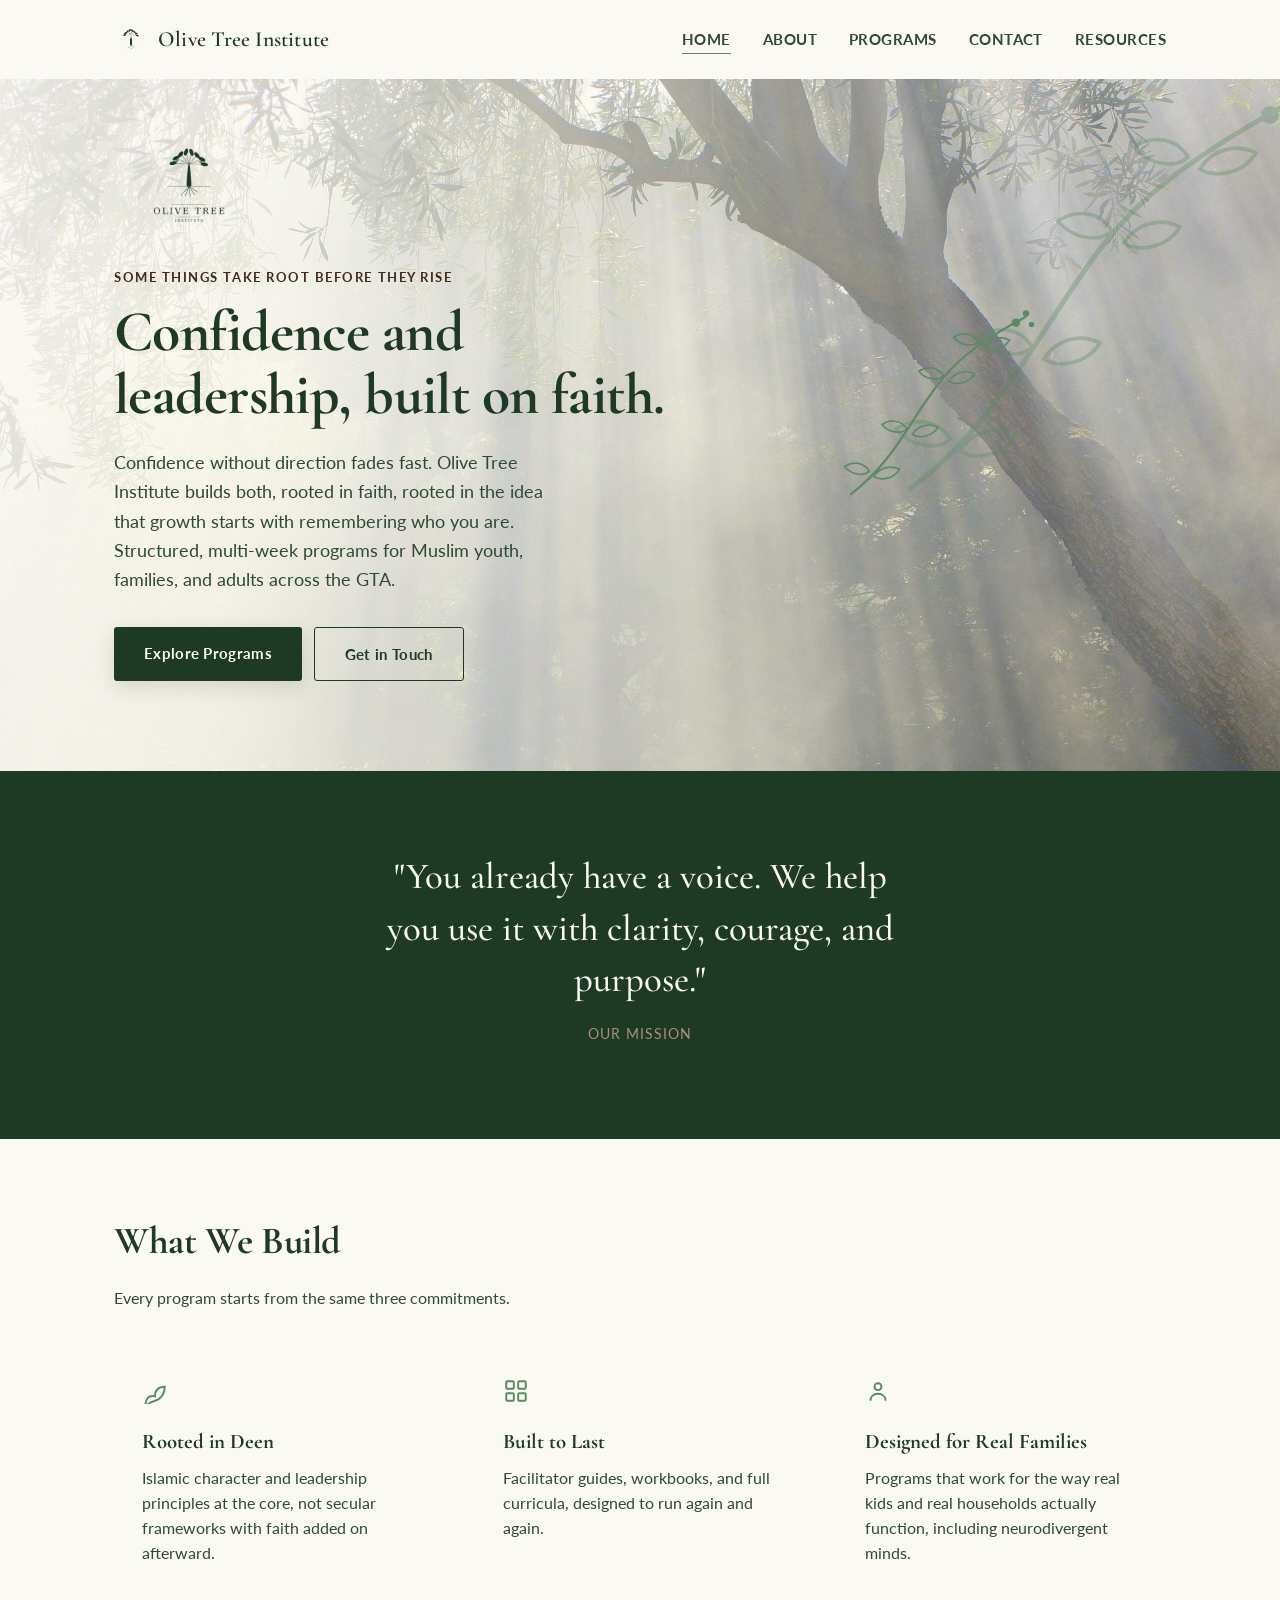
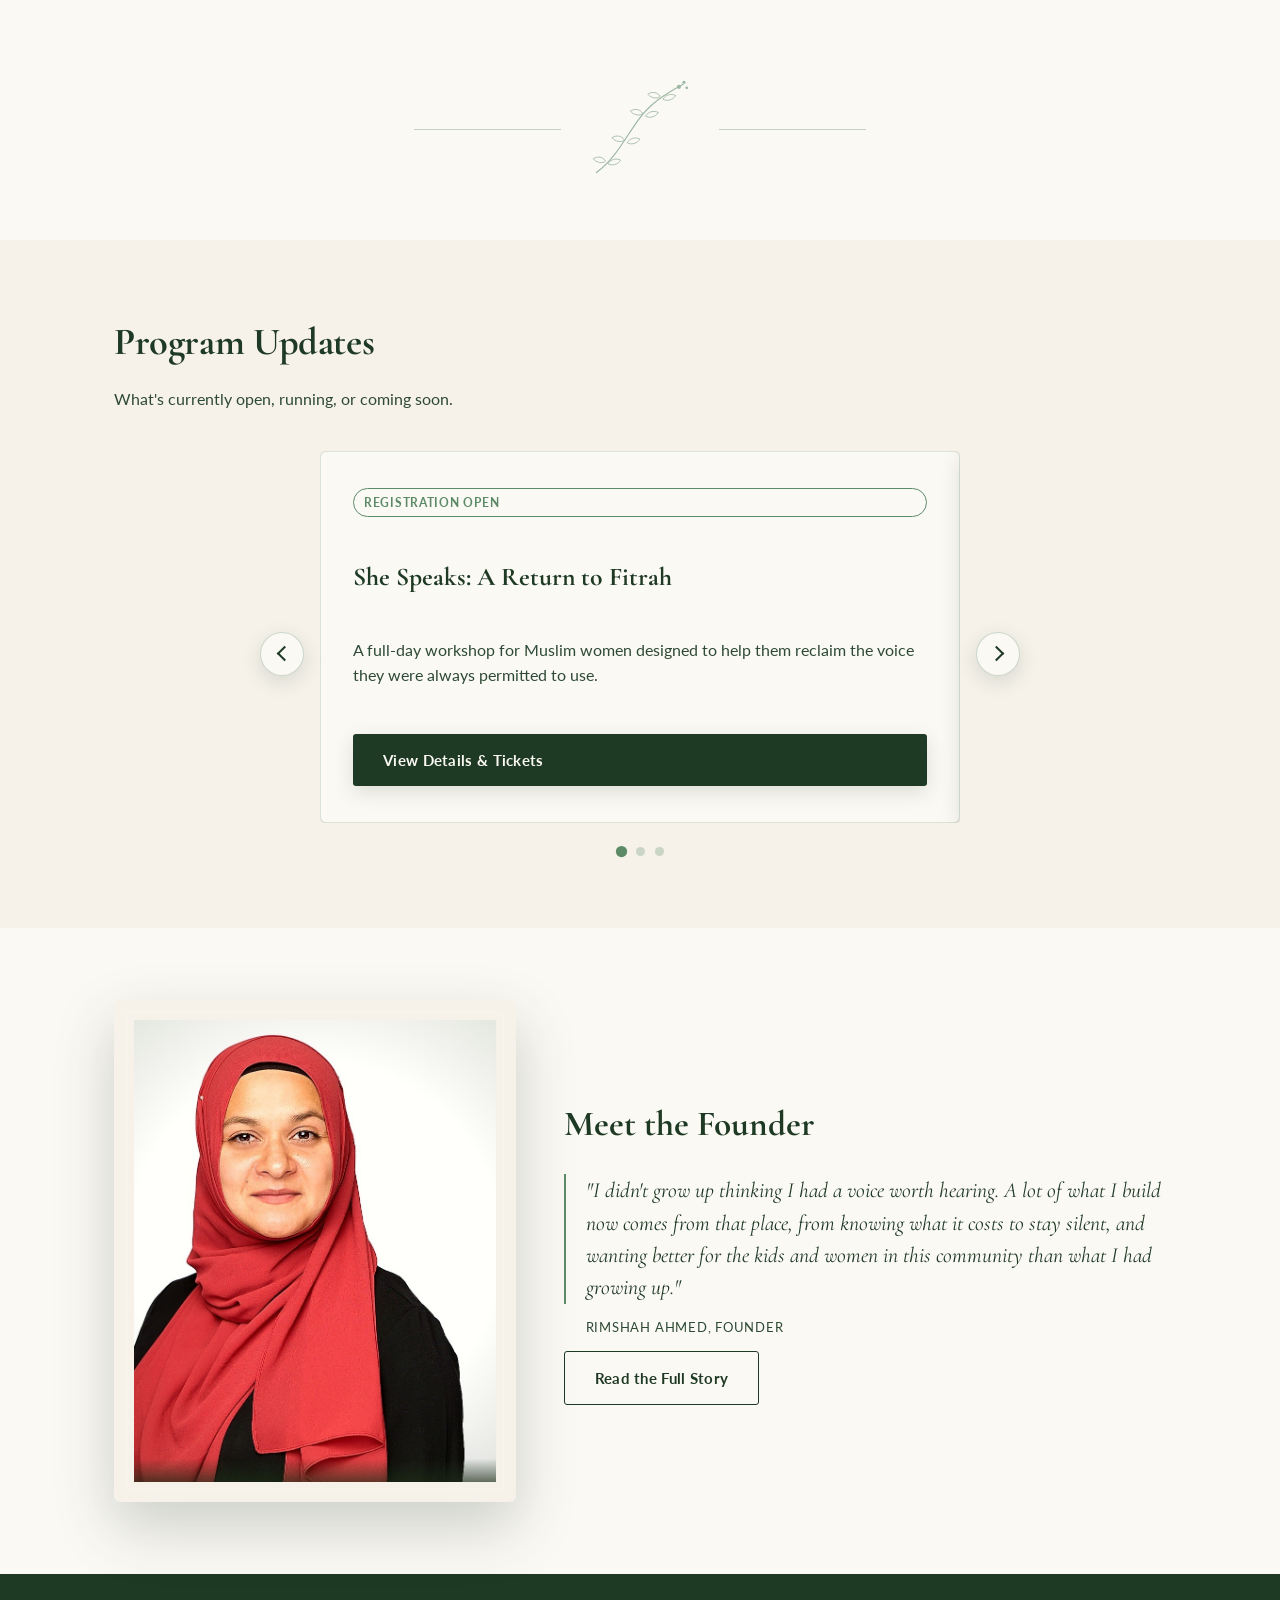
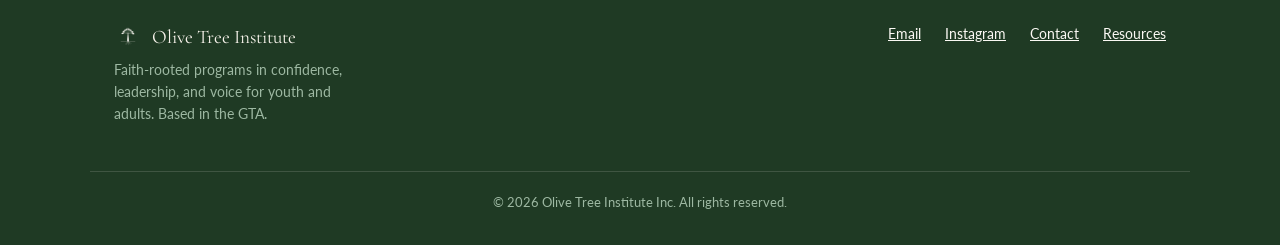
<file: index.html>
<!DOCTYPE html>
<html lang="en">
<head>
<meta charset="UTF-8">
<meta name="viewport" content="width=device-width, initial-scale=1.0">
<title>Olive Tree Institute</title>
<meta name="description" content="Faith-rooted programs in public speaking, leadership, and character for Muslim youth and adults across the GTA.">
<link rel="preconnect" href="https://fonts.googleapis.com">
<link rel="preconnect" href="https://fonts.gstatic.com" crossorigin>
<link href="https://fonts.googleapis.com/css2?family=Cormorant+Garamond:wght@500;600;700&family=Lato:wght@400;700;900&display=swap" rel="stylesheet">
<link rel="icon" type="image/png" sizes="32x32" href="favicon-32.png">
<link rel="icon" type="image/png" sizes="16x16" href="favicon-16.png">
<link rel="apple-touch-icon" href="apple-touch-icon.png">
<meta property="og:type" content="website">
<meta property="og:title" content="Olive Tree Institute">
<meta property="og:description" content="Faith-rooted programs in public speaking, leadership, and character for Muslim youth and adults across the GTA.">
<meta property="og:image" content="https://olivetreeinstitute.ca/social-share.jpg">
<meta property="og:url" content="https://olivetreeinstitute.ca/">
<meta name="twitter:card" content="summary_large_image">
<meta name="twitter:title" content="Olive Tree Institute">
<meta name="twitter:description" content="Faith-rooted programs in public speaking, leadership, and character for Muslim youth and adults across the GTA.">
<meta name="twitter:image" content="https://olivetreeinstitute.ca/social-share.jpg">
<link rel="stylesheet" href="style.css?v=7">
</head>
<body>
  <nav class="site-nav">
    <a href="index.html" class="brand">
      <img src="icon-green.png" alt="Olive Tree Institute">
      <span class="brand-name">Olive Tree Institute</span>
    </a>
    <button class="nav-toggle" aria-label="Toggle menu" aria-expanded="false"><svg viewBox="0 0 24 24" fill="none" stroke="currentColor" stroke-width="2" stroke-linecap="round" xmlns="http://www.w3.org/2000/svg"><line x1="3" y1="6" x2="21" y2="6"/><line x1="3" y1="12" x2="21" y2="12"/><line x1="3" y1="18" x2="21" y2="18"/></svg></button>
    <ul class="nav-links">
      <li><a href="index.html" aria-current="page">Home</a></li>
      <li><a href="about.html">About</a></li>
      <li><a href="programs.html">Programs</a></li>
      <li><a href="contact.html">Contact</a></li>
      <li><a href="resources.html">Resources</a></li>
      
    </ul>
  </nav>
  <script>
    document.querySelectorAll('.nav-toggle').forEach(function(btn){
      btn.addEventListener('click', function(){
        var links = btn.nextElementSibling;
        var open = links.classList.toggle('open');
        btn.setAttribute('aria-expanded', open);
      });
    });
  </script>
  <section class="hero">
    <div class="wrap">
      <div>
        <img src="logo-green.png" alt="Olive Tree Institute" class="hero-logo">
        <p class="eyebrow">Some Things Take Root Before They Rise</p>
        <h1>Confidence and leadership, built on faith.</h1>
        <p class="lead">Confidence without direction fades fast. Olive Tree Institute builds both, rooted in faith, rooted in the idea that growth starts with remembering who you are. Structured, multi-week programs for Muslim youth, families, and adults across the GTA.</p>
        <div class="btn-row">
          <a href="programs.html" class="btn btn-primary">Explore Programs</a>
          <a href="contact.html" class="btn btn-outline">Get in Touch</a>
        </div>
      </div>
      <div class="hero-branch-inline"><svg viewBox="0 0 240 240" xmlns="http://www.w3.org/2000/svg" aria-hidden="true">
  <path d="M25,215 C65,185 85,145 108,112 C128,82 148,58 215,22" fill="none" stroke="currentColor" stroke-width="2.5" stroke-linecap="round"/>
  <g fill="none" stroke="currentColor" stroke-width="1.8">
    <path d="M50,196 C56,186 68,183 78,188 C72,198 58,201 50,196 Z"/>
    <path d="M45,190 C39,180 27,179 18,185 C25,194 39,196 45,190 Z"/>
    <path d="M92,150 C98,140 110,137 120,142 C114,152 100,155 92,150 Z"/>
    <path d="M86,144 C80,134 68,133 59,139 C66,148 80,150 86,144 Z"/>
    <path d="M132,92 C138,82 150,79 160,84 C154,94 140,97 132,92 Z"/>
    <path d="M126,86 C120,76 108,75 99,81 C106,90 120,92 126,86 Z"/>
    <path d="M170,55 C176,45 188,42 198,47 C192,57 178,60 170,55 Z"/>
    <path d="M164,49 C158,39 146,38 137,44 C144,53 158,55 164,49 Z"/>
  </g>
  <g fill="currentColor">
    <circle cx="205" cy="28" r="4.5"/>
    <circle cx="216" cy="18" r="3.5"/>
    <circle cx="222" cy="30" r="3"/>
  </g>
</svg></div>
    </div>
    <div class="hero-branch"><svg viewBox="0 0 240 240" xmlns="http://www.w3.org/2000/svg" aria-hidden="true">
  <path d="M25,215 C65,185 85,145 108,112 C128,82 148,58 215,22" fill="none" stroke="currentColor" stroke-width="2.5" stroke-linecap="round"/>
  <g fill="none" stroke="currentColor" stroke-width="1.8">
    <path d="M50,196 C56,186 68,183 78,188 C72,198 58,201 50,196 Z"/>
    <path d="M45,190 C39,180 27,179 18,185 C25,194 39,196 45,190 Z"/>
    <path d="M92,150 C98,140 110,137 120,142 C114,152 100,155 92,150 Z"/>
    <path d="M86,144 C80,134 68,133 59,139 C66,148 80,150 86,144 Z"/>
    <path d="M132,92 C138,82 150,79 160,84 C154,94 140,97 132,92 Z"/>
    <path d="M126,86 C120,76 108,75 99,81 C106,90 120,92 126,86 Z"/>
    <path d="M170,55 C176,45 188,42 198,47 C192,57 178,60 170,55 Z"/>
    <path d="M164,49 C158,39 146,38 137,44 C144,53 158,55 164,49 Z"/>
  </g>
  <g fill="currentColor">
    <circle cx="205" cy="28" r="4.5"/>
    <circle cx="216" cy="18" r="3.5"/>
    <circle cx="222" cy="30" r="3"/>
  </g>
</svg></div>
  </section>

  <div class="band reveal">
    <h2>"You already have a voice. We help you use it with clarity, courage, and purpose."</h2>
    <p class="attribution">Our Mission</p>
  </div>

  <section class="section reveal">
    <div class="wrap">
      <h2 class="section-title">What We Build</h2>
      <p class="section-sub">Every program starts from the same three commitments.</p>
      <div class="value-grid">
        <div class="value-card">
          <svg viewBox="0 0 24 24" fill="none" stroke="currentColor" stroke-width="1.8" xmlns="http://www.w3.org/2000/svg"><path d="M12 21c6-2 9-7 9-13-6 0-9 3-9 9-6-2-9 3-9 9 3-3 6-4 9-5z"/></svg>
          <h3>Rooted in Deen</h3>
          <p>Islamic character and leadership principles at the core, not secular frameworks with faith added on afterward.</p>
        </div>
        <div class="value-card">
          <svg viewBox="0 0 24 24" fill="none" stroke="currentColor" stroke-width="1.8" xmlns="http://www.w3.org/2000/svg"><rect x="3" y="3" width="7" height="7" rx="1"/><rect x="14" y="3" width="7" height="7" rx="1"/><rect x="3" y="14" width="7" height="7" rx="1"/><rect x="14" y="14" width="7" height="7" rx="1"/></svg>
          <h3>Built to Last</h3>
          <p>Facilitator guides, workbooks, and full curricula, designed to run again and again.</p>
        </div>
        <div class="value-card">
          <svg viewBox="0 0 24 24" fill="none" stroke="currentColor" stroke-width="1.8" xmlns="http://www.w3.org/2000/svg"><circle cx="12" cy="8" r="3.2"/><path d="M5 21c0-4 3-6.5 7-6.5s7 2.5 7 6.5"/></svg>
          <h3>Designed for Real Families</h3>
          <p>Programs that work for the way real kids and real households actually function, including neurodivergent minds.</p>
        </div>
      </div>
    </div>
  </section>

  <div class="branch-divider"><svg viewBox="0 0 240 240" xmlns="http://www.w3.org/2000/svg" aria-hidden="true">
  <path d="M25,215 C65,185 85,145 108,112 C128,82 148,58 215,22" fill="none" stroke="currentColor" stroke-width="2.5" stroke-linecap="round"/>
  <g fill="none" stroke="currentColor" stroke-width="1.8">
    <path d="M50,196 C56,186 68,183 78,188 C72,198 58,201 50,196 Z"/>
    <path d="M45,190 C39,180 27,179 18,185 C25,194 39,196 45,190 Z"/>
    <path d="M92,150 C98,140 110,137 120,142 C114,152 100,155 92,150 Z"/>
    <path d="M86,144 C80,134 68,133 59,139 C66,148 80,150 86,144 Z"/>
    <path d="M132,92 C138,82 150,79 160,84 C154,94 140,97 132,92 Z"/>
    <path d="M126,86 C120,76 108,75 99,81 C106,90 120,92 126,86 Z"/>
    <path d="M170,55 C176,45 188,42 198,47 C192,57 178,60 170,55 Z"/>
    <path d="M164,49 C158,39 146,38 137,44 C144,53 158,55 164,49 Z"/>
  </g>
  <g fill="currentColor">
    <circle cx="205" cy="28" r="4.5"/>
    <circle cx="216" cy="18" r="3.5"/>
    <circle cx="222" cy="30" r="3"/>
  </g>
</svg></div>

  <section class="section section-light reveal">
    <div class="wrap">
      <h2 class="section-title">Program Updates</h2>
      <p class="section-sub">What's currently open, running, or coming soon.</p>
      <div class="program-carousel" id="program-carousel">
        <div class="carousel-viewport">
          <div class="carousel-track" id="carousel-track">

            <div class="carousel-slide">
              <div class="program-card">
                <span class="program-status">Registration Open</span>
                <h3>She Speaks: A Return to Fitrah</h3>
                <p>A full-day workshop for Muslim women designed to help them reclaim the voice they were always permitted to use.</p>
                <a href="she-speaks.html" class="btn btn-primary" style="margin-top:16px;">View Details &amp; Tickets</a>
              </div>
            </div>

            <div class="carousel-slide">
              <div class="program-card">
                <span class="program-status">Currently Running</span>
                <h3>Confident Communicators</h3>
                <p>Give your child the confidence to express themselves. Eight sessions for ages 9 to 12, built on games, storytelling, and public speaking practice woven with dua and reflection.</p>
                <a href="mailto:olivetreeinstitute.inc@gmail.com?subject=Question%20about%20the%20next%20Confident%20Communicators%20cohort" class="btn btn-primary" style="margin-top:16px;">Ask About the Next Cohort</a>
              </div>
            </div>

            <div class="carousel-slide">
              <div class="program-card">
                <span class="program-status">Coming Soon</span>
                <h3>Rooted</h3>
                <p>Our newest flagship for ages 14 to 16, built on Surah Ibrahim 14:24: roots, branches, fruit, harvest, the whole tree in one seven-week program.</p>
                <a href="programs.html#rooted" class="btn btn-outline" style="margin-left:0; margin-top:16px;">Learn More</a>
              </div>
            </div>

          </div>
        </div>
        <button class="carousel-arrow carousel-prev" id="carousel-prev" aria-label="Previous program"></button>
        <button class="carousel-arrow carousel-next" id="carousel-next" aria-label="Next program"></button>
        <div class="carousel-dots" id="carousel-dots">
          <button class="carousel-dot active" data-index="0" aria-label="Show slide 1"></button>
          <button class="carousel-dot" data-index="1" aria-label="Show slide 2"></button>
          <button class="carousel-dot" data-index="2" aria-label="Show slide 3"></button>
        </div>
      </div>
    </div>
  </section>

  <script>
    (function() {
      var track = document.getElementById('carousel-track');
      var dots = document.querySelectorAll('#carousel-dots .carousel-dot');
      var slides = document.querySelectorAll('#carousel-track .carousel-slide');
      var index = 0;
      var total = slides.length;
      var timer;

      function goTo(i) {
        index = (i + total) % total;
        track.style.transform = 'translateX(-' + (index * 100) + '%)';
        dots.forEach(function(d, di) { d.classList.toggle('active', di === index); });
      }
      function next() { goTo(index + 1); }
      function prev() { goTo(index - 1); }
      function resetTimer() {
        clearInterval(timer);
        timer = setInterval(next, 6000);
      }

      document.getElementById('carousel-next').addEventListener('click', function() { next(); resetTimer(); });
      document.getElementById('carousel-prev').addEventListener('click', function() { prev(); resetTimer(); });
      dots.forEach(function(d) {
        d.addEventListener('click', function() { goTo(parseInt(d.dataset.index, 10)); resetTimer(); });
      });

      goTo(0);
      resetTimer();
    })();
  </script>

  <section class="section reveal">
    <div class="wrap founder-block">
      <div class="founder-photo"><img src="founder-photo.jpg" alt="Rimshah Ahmed, founder of Olive Tree Institute"></div>
      <div>
        <h2>Meet the Founder</h2>
        <p class="pull-quote">"I didn't grow up thinking I had a voice worth hearing. A lot of what I build now comes from that place, from knowing what it costs to stay silent, and wanting better for the kids and women in this community than what I had growing up."</p>
        <p class="pull-quote-attribution">Rimshah Ahmed, Founder</p>
        <a href="about.html" class="btn btn-outline" style="margin-left:0;">Read the Full Story</a>
      </div>
    </div>
  </section>
  <footer>
    <div class="wrap">
      <div>
        <div class="foot-brand"><img src="icon-cream.png" alt=""> Olive Tree Institute</div>
        <p style="max-width:32ch; color: var(--oti-rule); font-size:0.85rem; margin-top:8px;">Faith-rooted programs in confidence, leadership, and voice for youth and adults. Based in the GTA.</p>
      </div>
      <ul class="foot-links">
        <li><a href="mailto:olivetreeinstitute.inc@gmail.com">Email</a></li>
        <li><a href="https://instagram.com/olive.tree.institute" target="_blank" rel="noopener">Instagram</a></li>
        <li><a href="contact.html">Contact</a></li>
      <li><a href="resources.html">Resources</a></li>
      </ul>
    </div>
    <div class="foot-bottom">&copy; 2026 Olive Tree Institute Inc. All rights reserved.</div>
  </footer>
  <script>
    if (!window.matchMedia('(prefers-reduced-motion: reduce)').matches) {
      var revealObserver = new IntersectionObserver(function(entries) {
        entries.forEach(function(entry) {
          if (entry.isIntersecting) {
            entry.target.classList.add('in-view');
            revealObserver.unobserve(entry.target);
          }
        });
      }, { threshold: 0.12 });
      document.querySelectorAll('.reveal').forEach(function(el) { revealObserver.observe(el); });
    } else {
      document.querySelectorAll('.reveal').forEach(function(el) { el.classList.add('in-view'); });
    }
  </script>
</body>
</html>
</file>
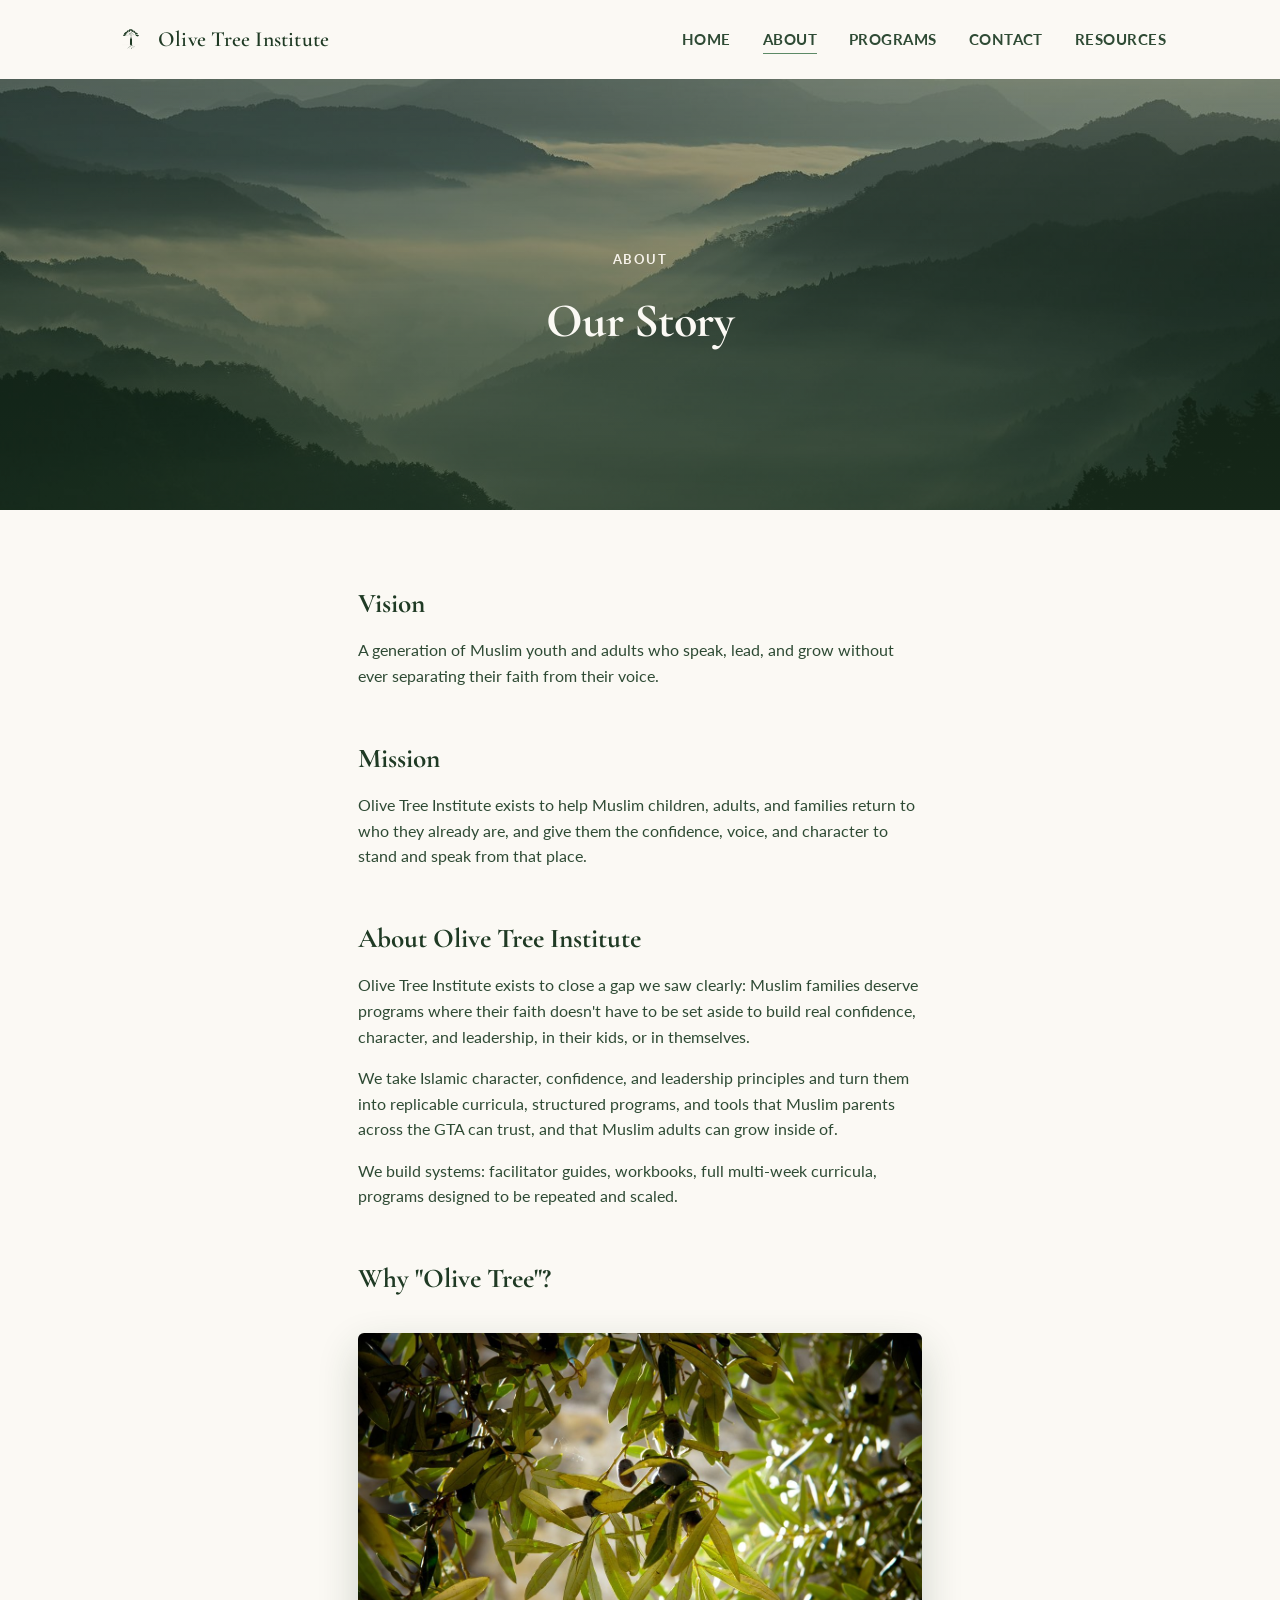
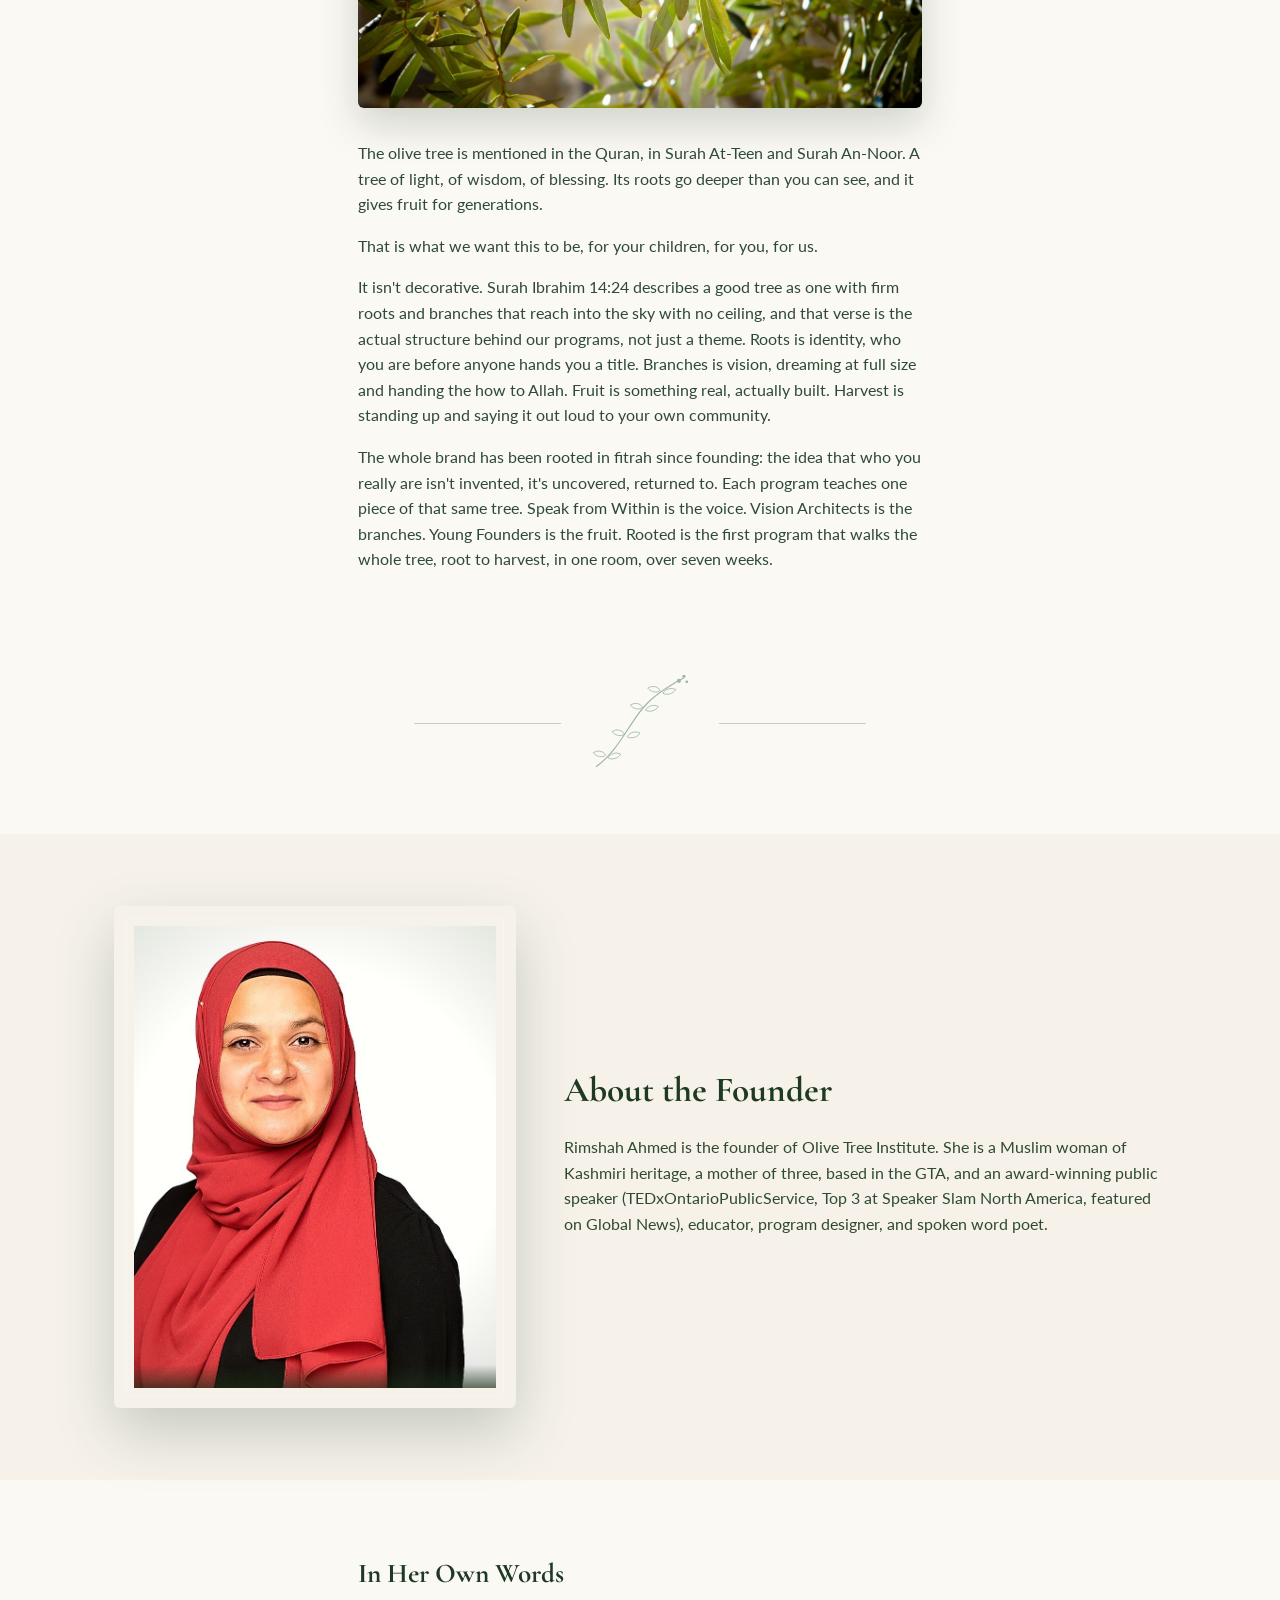
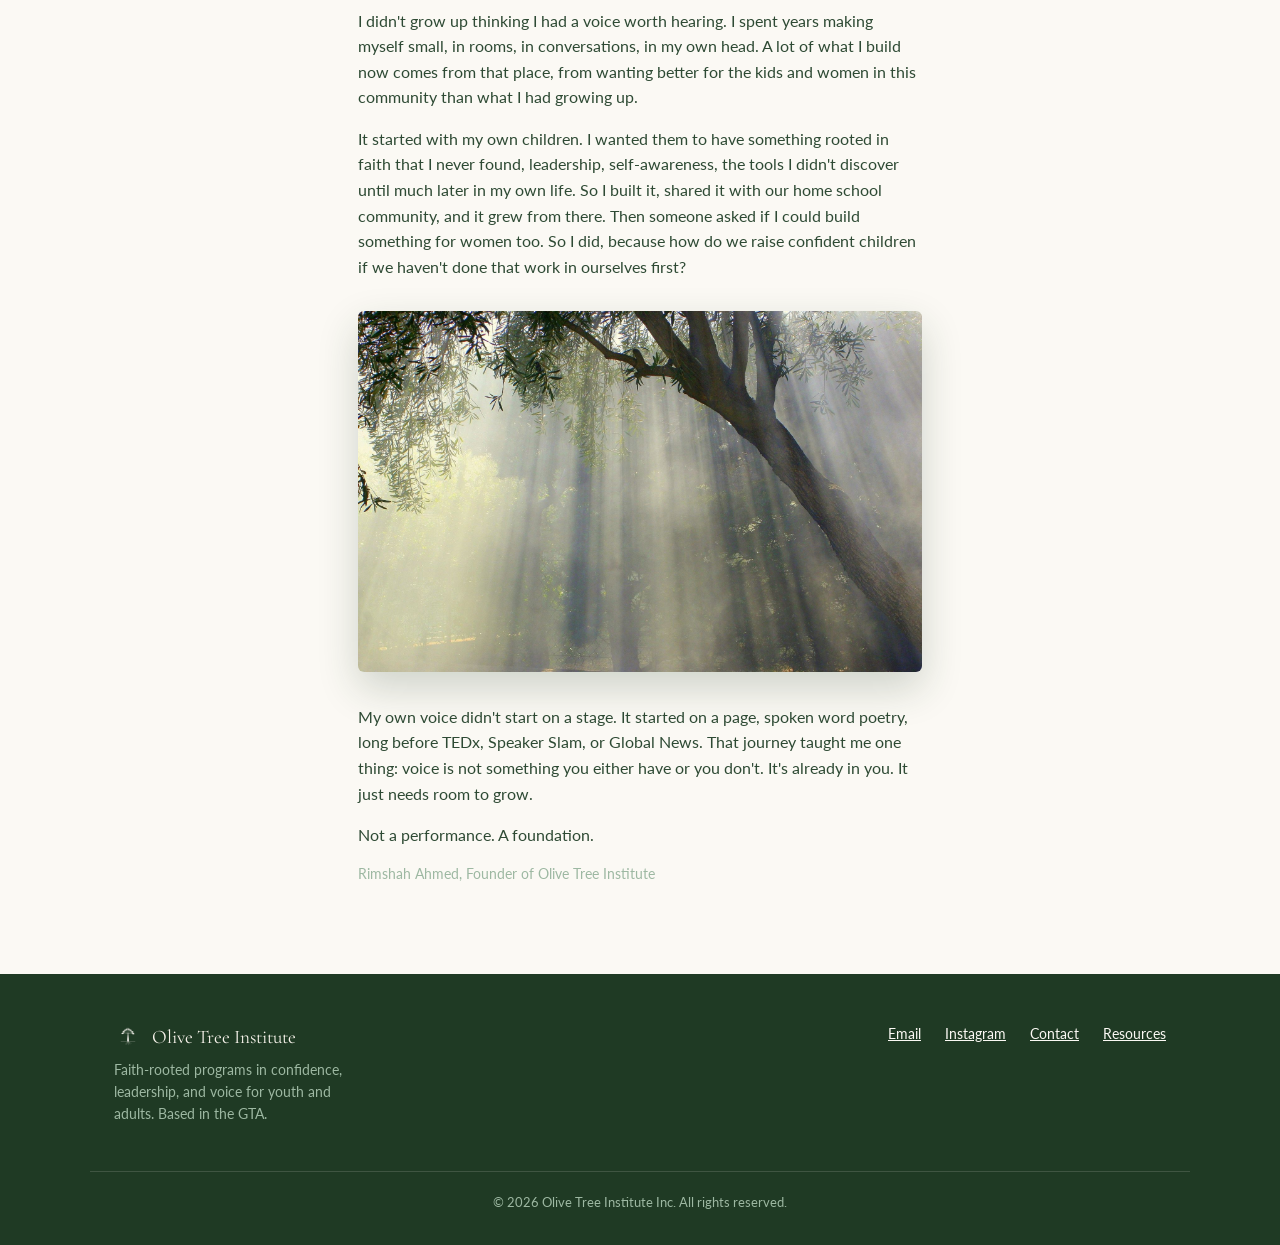
<file: about.html>
<!DOCTYPE html>
<html lang="en">
<head>
<meta charset="UTF-8">
<meta name="viewport" content="width=device-width, initial-scale=1.0">
<title>About | Olive Tree Institute</title>
<meta name="description" content="Meet the founder and the story behind Olive Tree Institute, from a home school classroom to programs rooted in fitrah.">
<link rel="preconnect" href="https://fonts.googleapis.com">
<link rel="preconnect" href="https://fonts.gstatic.com" crossorigin>
<link href="https://fonts.googleapis.com/css2?family=Cormorant+Garamond:wght@500;600;700&family=Lato:wght@400;700;900&display=swap" rel="stylesheet">
<link rel="icon" type="image/png" sizes="32x32" href="favicon-32.png">
<link rel="icon" type="image/png" sizes="16x16" href="favicon-16.png">
<link rel="apple-touch-icon" href="apple-touch-icon.png">
<meta property="og:type" content="website">
<meta property="og:title" content="About | Olive Tree Institute">
<meta property="og:description" content="Meet the founder and the story behind Olive Tree Institute, from a home school classroom to programs rooted in fitrah.">
<meta property="og:image" content="https://olivetreeinstitute.ca/social-share.jpg">
<meta property="og:url" content="https://olivetreeinstitute.ca/about.html">
<meta name="twitter:card" content="summary_large_image">
<meta name="twitter:title" content="About | Olive Tree Institute">
<meta name="twitter:description" content="Meet the founder and the story behind Olive Tree Institute, from a home school classroom to programs rooted in fitrah.">
<meta name="twitter:image" content="https://olivetreeinstitute.ca/social-share.jpg">
<link rel="stylesheet" href="style.css?v=7">
</head>
<body>
  <nav class="site-nav">
    <a href="index.html" class="brand">
      <img src="icon-green.png" alt="Olive Tree Institute">
      <span class="brand-name">Olive Tree Institute</span>
    </a>
    <button class="nav-toggle" aria-label="Toggle menu" aria-expanded="false"><svg viewBox="0 0 24 24" fill="none" stroke="currentColor" stroke-width="2" stroke-linecap="round" xmlns="http://www.w3.org/2000/svg"><line x1="3" y1="6" x2="21" y2="6"/><line x1="3" y1="12" x2="21" y2="12"/><line x1="3" y1="18" x2="21" y2="18"/></svg></button>
    <ul class="nav-links">
      <li><a href="index.html">Home</a></li>
      <li><a href="about.html" aria-current="page">About</a></li>
      <li><a href="programs.html">Programs</a></li>
      <li><a href="contact.html">Contact</a></li>
      <li><a href="resources.html">Resources</a></li>
      
    </ul>
  </nav>
  <script>
    document.querySelectorAll('.nav-toggle').forEach(function(btn){
      btn.addEventListener('click', function(){
        var links = btn.nextElementSibling;
        var open = links.classList.toggle('open');
        btn.setAttribute('aria-expanded', open);
      });
    });
  </script>
  <div class="page-header-photo" style="--header-photo: url('about-header-bg.jpg');">
    <p class="eyebrow">About</p>
    <h1>Our Story</h1>
  </div>

  <section class="section reveal">
    <div class="wrap prose">
      <h2>Vision</h2>
      <p>A generation of Muslim youth and adults who speak, lead, and grow without ever separating their faith from their voice.</p>

      <h2>Mission</h2>
      <p>Olive Tree Institute exists to help Muslim children, adults, and families return to who they already are, and give them the confidence, voice, and character to stand and speak from that place.</p>

      <h2>About Olive Tree Institute</h2>
      <p>Olive Tree Institute exists to close a gap we saw clearly: Muslim families deserve programs where their faith doesn't have to be set aside to build real confidence, character, and leadership, in their kids, or in themselves.</p>
      <p>We take Islamic character, confidence, and leadership principles and turn them into replicable curricula, structured programs, and tools that Muslim parents across the GTA can trust, and that Muslim adults can grow inside of.</p>
      <p>We build systems: facilitator guides, workbooks, full multi-week curricula, programs designed to be repeated and scaled.</p>

      <h2>Why "Olive Tree"?</h2>
      <img src="olive-branch-feature.jpg" alt="Olive branch with ripening olives in dappled light" class="feature-image">
      <p>The olive tree is mentioned in the Quran, in Surah At-Teen and Surah An-Noor. A tree of light, of wisdom, of blessing. Its roots go deeper than you can see, and it gives fruit for generations.</p>
      <p>That is what we want this to be, for your children, for you, for us.</p>
      <p>It isn't decorative. Surah Ibrahim 14:24 describes a good tree as one with firm roots and branches that reach into the sky with no ceiling, and that verse is the actual structure behind our programs, not just a theme. Roots is identity, who you are before anyone hands you a title. Branches is vision, dreaming at full size and handing the how to Allah. Fruit is something real, actually built. Harvest is standing up and saying it out loud to your own community.</p>
      <p>The whole brand has been rooted in fitrah since founding: the idea that who you really are isn't invented, it's uncovered, returned to. Each program teaches one piece of that same tree. Speak from Within is the voice. Vision Architects is the branches. Young Founders is the fruit. Rooted is the first program that walks the whole tree, root to harvest, in one room, over seven weeks.</p>
    </div>
  </section>

  <div class="branch-divider"><svg viewBox="0 0 240 240" xmlns="http://www.w3.org/2000/svg" aria-hidden="true">
  <path d="M25,215 C65,185 85,145 108,112 C128,82 148,58 215,22" fill="none" stroke="currentColor" stroke-width="2.5" stroke-linecap="round"/>
  <g fill="none" stroke="currentColor" stroke-width="1.8">
    <path d="M50,196 C56,186 68,183 78,188 C72,198 58,201 50,196 Z"/>
    <path d="M45,190 C39,180 27,179 18,185 C25,194 39,196 45,190 Z"/>
    <path d="M92,150 C98,140 110,137 120,142 C114,152 100,155 92,150 Z"/>
    <path d="M86,144 C80,134 68,133 59,139 C66,148 80,150 86,144 Z"/>
    <path d="M132,92 C138,82 150,79 160,84 C154,94 140,97 132,92 Z"/>
    <path d="M126,86 C120,76 108,75 99,81 C106,90 120,92 126,86 Z"/>
    <path d="M170,55 C176,45 188,42 198,47 C192,57 178,60 170,55 Z"/>
    <path d="M164,49 C158,39 146,38 137,44 C144,53 158,55 164,49 Z"/>
  </g>
  <g fill="currentColor">
    <circle cx="205" cy="28" r="4.5"/>
    <circle cx="216" cy="18" r="3.5"/>
    <circle cx="222" cy="30" r="3"/>
  </g>
</svg></div>

  <section class="section section-light reveal">
    <div class="wrap founder-block">
      <div class="founder-photo"><img src="founder-photo.jpg" alt="Rimshah Ahmed, founder of Olive Tree Institute"></div>
      <div>
        <h2>About the Founder</h2>
        <p>Rimshah Ahmed is the founder of Olive Tree Institute. She is a Muslim woman of Kashmiri heritage, a mother of three, based in the GTA, and an award-winning public speaker (TEDxOntarioPublicService, Top 3 at Speaker Slam North America, featured on Global News), educator, program designer, and spoken word poet.</p>
      </div>
    </div>
  </section>

  <section class="section reveal">
    <div class="wrap prose">
      <h2>In Her Own Words</h2>
      <p>I didn't grow up thinking I had a voice worth hearing. I spent years making myself small, in rooms, in conversations, in my own head. A lot of what I build now comes from that place, from wanting better for the kids and women in this community than what I had growing up.</p>
      <p>It started with my own children. I wanted them to have something rooted in faith that I never found, leadership, self-awareness, the tools I didn't discover until much later in my own life. So I built it, shared it with our home school community, and it grew from there. Then someone asked if I could build something for women too. So I did, because how do we raise confident children if we haven't done that work in ourselves first?</p>
      <img src="hero-bg.jpg" alt="Light streaming through olive tree branches" class="feature-image">
      <p>My own voice didn't start on a stage. It started on a page, spoken word poetry, long before TEDx, Speaker Slam, or Global News. That journey taught me one thing: voice is not something you either have or you don't. It's already in you. It just needs room to grow.</p>
      <p>Not a performance. A foundation.</p>
      <p style="font-size:0.85rem; color: var(--oti-rule);">Rimshah Ahmed, Founder of Olive Tree Institute</p>
    </div>
  </section>
  <footer>
    <div class="wrap">
      <div>
        <div class="foot-brand"><img src="icon-cream.png" alt=""> Olive Tree Institute</div>
        <p style="max-width:32ch; color: var(--oti-rule); font-size:0.85rem; margin-top:8px;">Faith-rooted programs in confidence, leadership, and voice for youth and adults. Based in the GTA.</p>
      </div>
      <ul class="foot-links">
        <li><a href="mailto:olivetreeinstitute.inc@gmail.com">Email</a></li>
        <li><a href="https://instagram.com/olive.tree.institute" target="_blank" rel="noopener">Instagram</a></li>
        <li><a href="contact.html">Contact</a></li>
      <li><a href="resources.html">Resources</a></li>
      </ul>
    </div>
    <div class="foot-bottom">&copy; 2026 Olive Tree Institute Inc. All rights reserved.</div>
  </footer>
  <script>
    if (!window.matchMedia('(prefers-reduced-motion: reduce)').matches) {
      var revealObserver = new IntersectionObserver(function(entries) {
        entries.forEach(function(entry) {
          if (entry.isIntersecting) {
            entry.target.classList.add('in-view');
            revealObserver.unobserve(entry.target);
          }
        });
      }, { threshold: 0.12 });
      document.querySelectorAll('.reveal').forEach(function(el) { revealObserver.observe(el); });
    } else {
      document.querySelectorAll('.reveal').forEach(function(el) { el.classList.add('in-view'); });
    }
  </script>
</body>
</html>
</file>
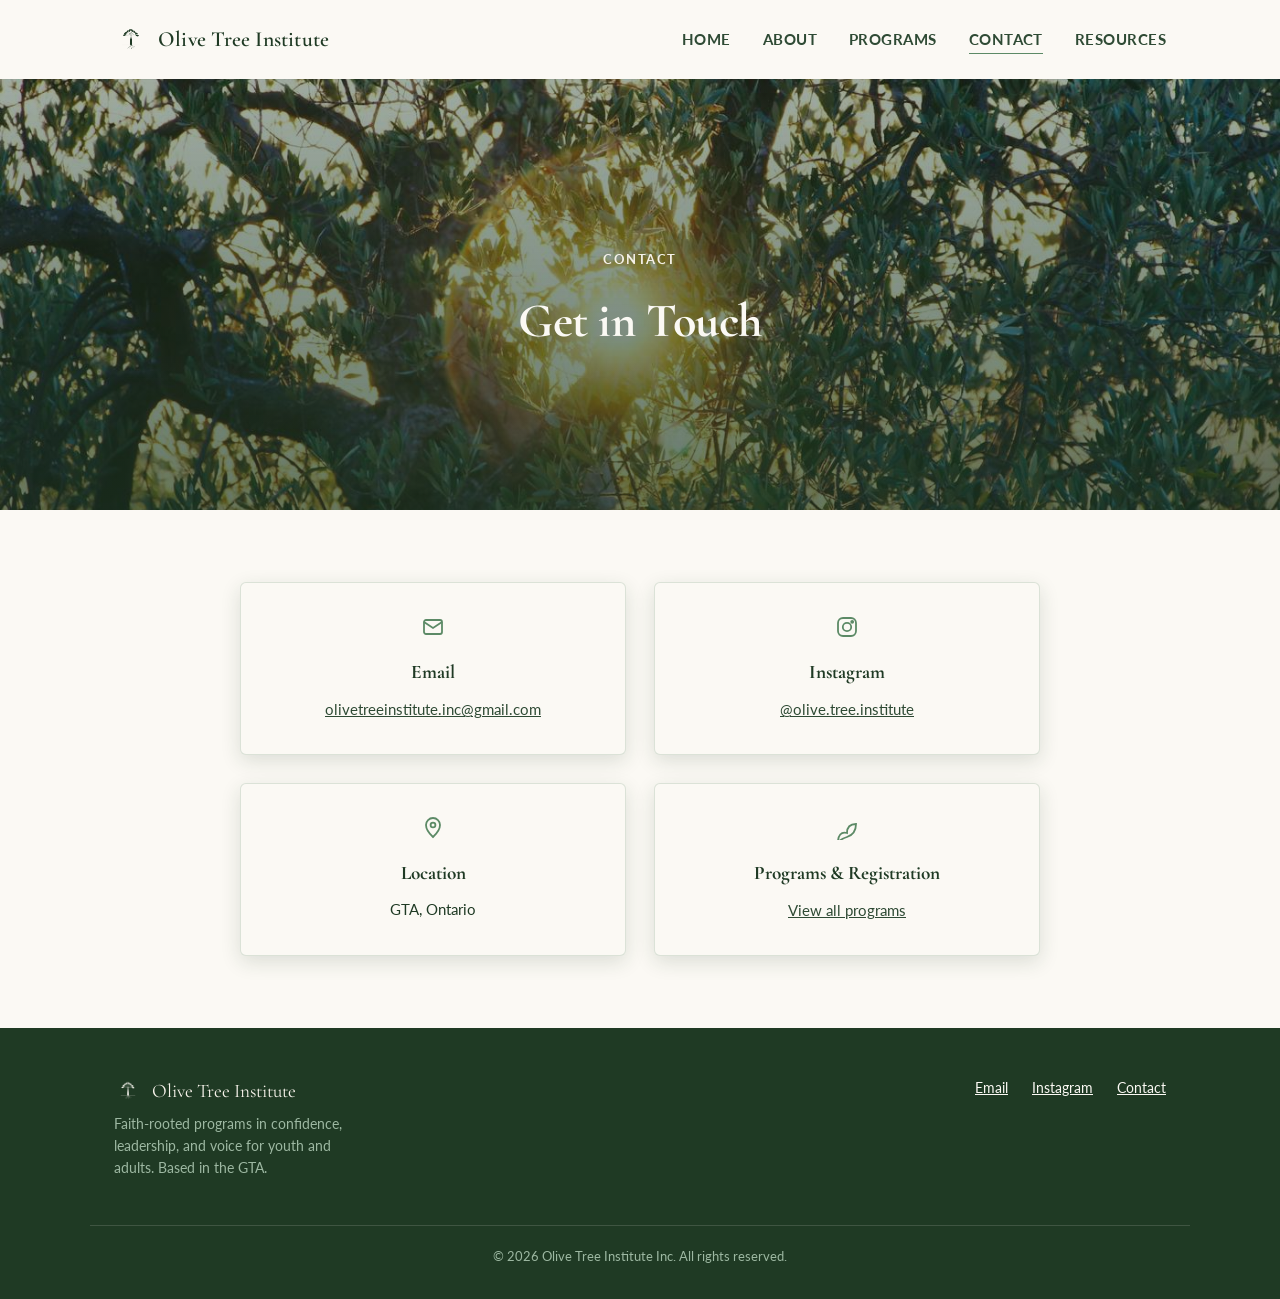
<file: contact.html>
<!DOCTYPE html>
<html lang="en">
<head>
<meta charset="UTF-8">
<meta name="viewport" content="width=device-width, initial-scale=1.0">
<title>Contact | Olive Tree Institute</title>
<meta name="description" content="Get in touch with Olive Tree Institute.">
<link rel="preconnect" href="https://fonts.googleapis.com">
<link rel="preconnect" href="https://fonts.gstatic.com" crossorigin>
<link href="https://fonts.googleapis.com/css2?family=Cormorant+Garamond:wght@500;600;700&family=Lato:wght@400;700;900&display=swap" rel="stylesheet">
<link rel="icon" type="image/png" sizes="32x32" href="favicon-32.png">
<link rel="icon" type="image/png" sizes="16x16" href="favicon-16.png">
<link rel="apple-touch-icon" href="apple-touch-icon.png">
<meta property="og:type" content="website">
<meta property="og:title" content="Contact | Olive Tree Institute">
<meta property="og:description" content="Get in touch with Olive Tree Institute.">
<meta property="og:image" content="https://olivetreeinstitute.ca/social-share.jpg">
<meta property="og:url" content="https://olivetreeinstitute.ca/contact.html">
<meta name="twitter:card" content="summary_large_image">
<meta name="twitter:title" content="Contact | Olive Tree Institute">
<meta name="twitter:description" content="Get in touch with Olive Tree Institute.">
<meta name="twitter:image" content="https://olivetreeinstitute.ca/social-share.jpg">
<link rel="stylesheet" href="style.css?v=7">
</head>
<body>
  <nav class="site-nav">
    <a href="index.html" class="brand">
      <img src="icon-green.png" alt="Olive Tree Institute">
      <span class="brand-name">Olive Tree Institute</span>
    </a>
    <button class="nav-toggle" aria-label="Toggle menu" aria-expanded="false"><svg viewBox="0 0 24 24" fill="none" stroke="currentColor" stroke-width="2" stroke-linecap="round" xmlns="http://www.w3.org/2000/svg"><line x1="3" y1="6" x2="21" y2="6"/><line x1="3" y1="12" x2="21" y2="12"/><line x1="3" y1="18" x2="21" y2="18"/></svg></button>
    <ul class="nav-links">
      <li><a href="index.html">Home</a></li>
      <li><a href="about.html">About</a></li>
      <li><a href="programs.html">Programs</a></li>
      <li><a href="contact.html" aria-current="page">Contact</a></li>
      <li><a href="resources.html">Resources</a></li>
      
    </ul>
  </nav>
  <script>
    document.querySelectorAll('.nav-toggle').forEach(function(btn){
      btn.addEventListener('click', function(){
        var links = btn.nextElementSibling;
        var open = links.classList.toggle('open');
        btn.setAttribute('aria-expanded', open);
      });
    });
  </script>
  <div class="page-header-photo" style="--header-photo: url('contact-header-bg.jpg');">
    <p class="eyebrow">Contact</p>
    <h1>Get in Touch</h1>
  </div>

  <section class="section reveal">
    <div class="wrap">
      <div class="contact-grid">
        <div class="contact-card">
          <svg viewBox="0 0 24 24" fill="none" stroke="currentColor" stroke-width="1.8" xmlns="http://www.w3.org/2000/svg"><rect x="3" y="5" width="18" height="14" rx="2"/><path d="M3 7l9 6 9-6"/></svg>
          <h3>Email</h3>
          <a href="mailto:olivetreeinstitute.inc@gmail.com">olivetreeinstitute.inc@gmail.com</a>
        </div>
        <div class="contact-card">
          <svg viewBox="0 0 24 24" fill="none" stroke="currentColor" stroke-width="1.8" xmlns="http://www.w3.org/2000/svg"><rect x="3" y="3" width="18" height="18" rx="5"/><circle cx="12" cy="12" r="4.2"/><circle cx="17.2" cy="6.8" r="1"/></svg>
          <h3>Instagram</h3>
          <a href="https://instagram.com/olive.tree.institute" target="_blank" rel="noopener">@olive.tree.institute</a>
        </div>
        <div class="contact-card">
          <svg viewBox="0 0 24 24" fill="none" stroke="currentColor" stroke-width="1.8" xmlns="http://www.w3.org/2000/svg"><path d="M12 21s7-6.5 7-12a7 7 0 10-14 0c0 5.5 7 12 7 12z"/><circle cx="12" cy="9" r="2.4"/></svg>
          <h3>Location</h3>
          <p>GTA, Ontario</p>
        </div>
        <div class="contact-card">
          <svg viewBox="0 0 24 24" fill="none" stroke="currentColor" stroke-width="1.8" xmlns="http://www.w3.org/2000/svg"><path d="M12 21c6-2 9-7 9-13-6 0-9 3-9 9-6-2-9 3-9 9 3-3 6-4 9-5z"/></svg>
          <h3>Programs & Registration</h3>
          <a href="programs.html">View all programs</a>
        </div>
      </div>
    </div>
  </section>
  <footer>
    <div class="wrap">
      <div>
        <div class="foot-brand"><img src="icon-cream.png" alt=""> Olive Tree Institute</div>
        <p style="max-width:32ch; color: var(--oti-rule); font-size:0.85rem; margin-top:8px;">Faith-rooted programs in confidence, leadership, and voice for youth and adults. Based in the GTA.</p>
      </div>
      <ul class="foot-links">
        <li><a href="mailto:olivetreeinstitute.inc@gmail.com">Email</a></li>
        <li><a href="https://instagram.com/olive.tree.institute" target="_blank" rel="noopener">Instagram</a></li>
        <li><a href="contact.html">Contact</a></li>
      </ul>
    </div>
    <div class="foot-bottom">&copy; 2026 Olive Tree Institute Inc. All rights reserved.</div>
  </footer>
  <script>
    if (!window.matchMedia('(prefers-reduced-motion: reduce)').matches) {
      var revealObserver = new IntersectionObserver(function(entries) {
        entries.forEach(function(entry) {
          if (entry.isIntersecting) {
            entry.target.classList.add('in-view');
            revealObserver.unobserve(entry.target);
          }
        });
      }, { threshold: 0.12 });
      document.querySelectorAll('.reveal').forEach(function(el) { revealObserver.observe(el); });
    } else {
      document.querySelectorAll('.reveal').forEach(function(el) { el.classList.add('in-view'); });
    }
  </script>
</body>
</html>
</file>
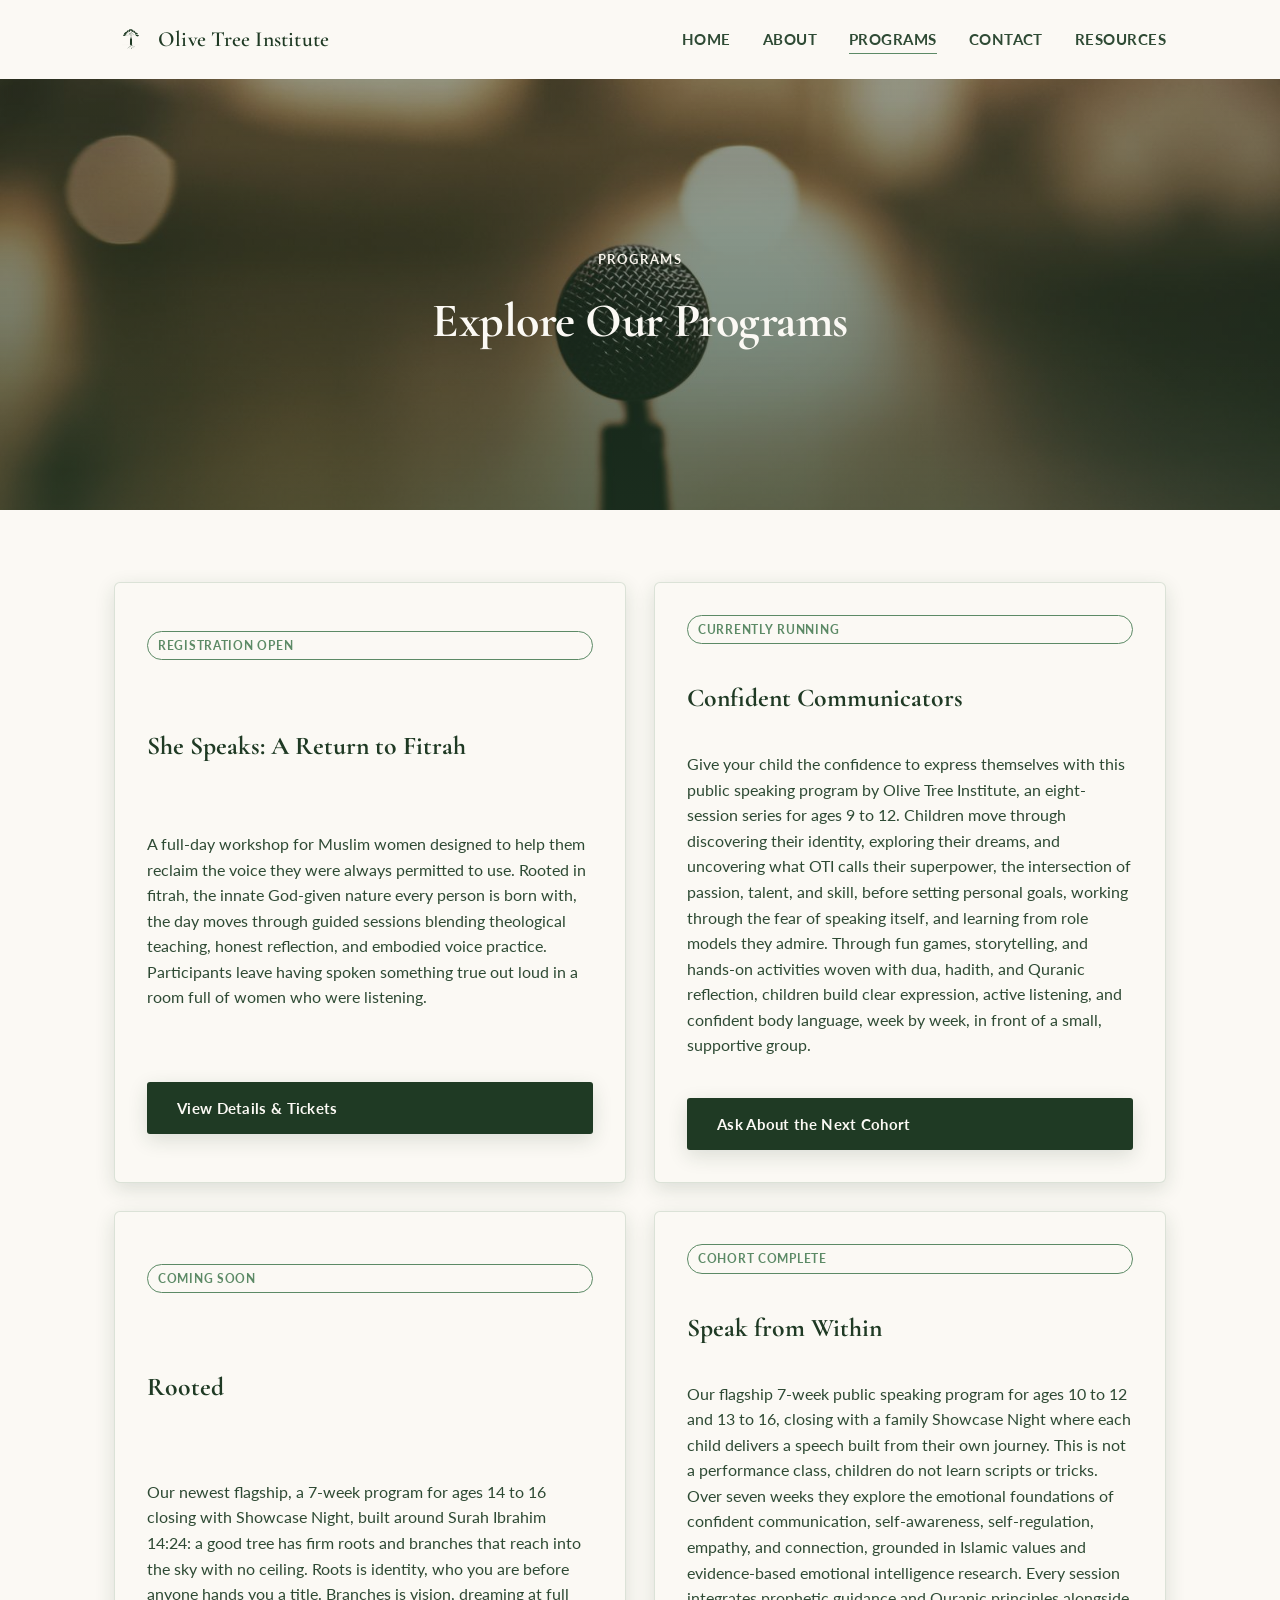
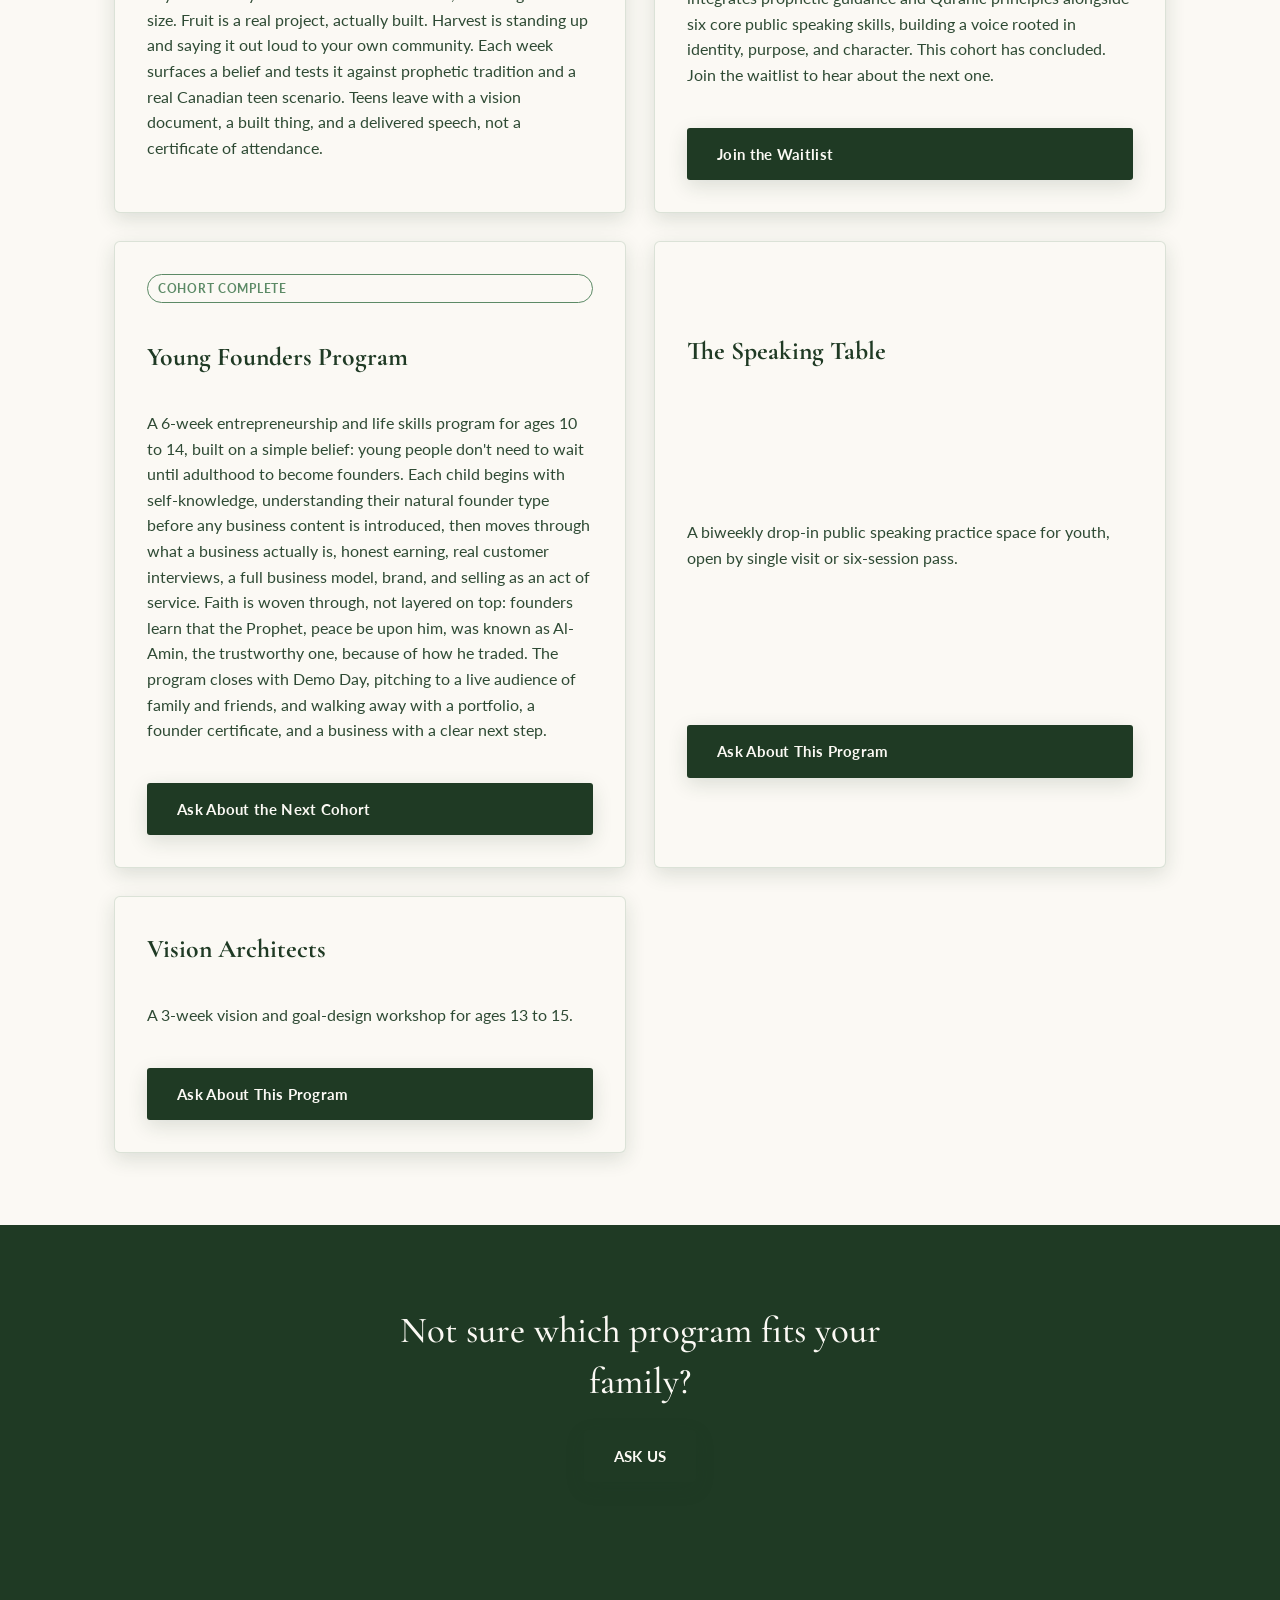
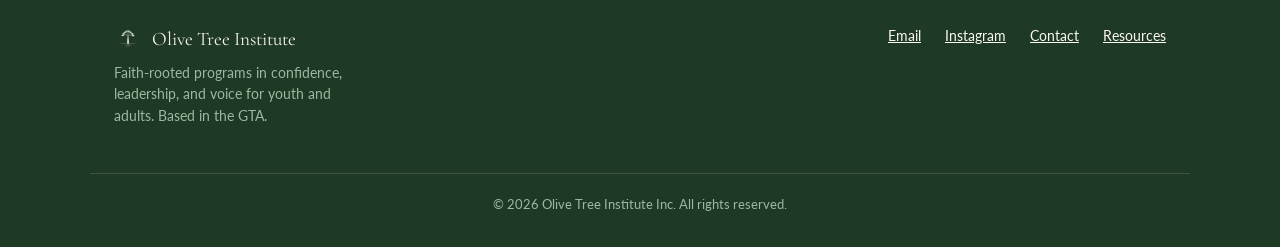
<file: programs.html>
<!DOCTYPE html>
<html lang="en">
<head>
<meta charset="UTF-8">
<meta name="viewport" content="width=device-width, initial-scale=1.0">
<title>Programs | Olive Tree Institute</title>
<meta name="description" content="Explore Olive Tree Institute's faith-rooted programs in public speaking, leadership, and character for youth and adults.">
<link rel="preconnect" href="https://fonts.googleapis.com">
<link rel="preconnect" href="https://fonts.gstatic.com" crossorigin>
<link href="https://fonts.googleapis.com/css2?family=Cormorant+Garamond:wght@500;600;700&family=Lato:wght@400;700;900&display=swap" rel="stylesheet">
<link rel="icon" type="image/png" sizes="32x32" href="favicon-32.png">
<link rel="icon" type="image/png" sizes="16x16" href="favicon-16.png">
<link rel="apple-touch-icon" href="apple-touch-icon.png">
<meta property="og:type" content="website">
<meta property="og:title" content="Programs | Olive Tree Institute">
<meta property="og:description" content="Explore Olive Tree Institute's faith-rooted programs in public speaking, leadership, and character for youth and adults.">
<meta property="og:image" content="https://olivetreeinstitute.ca/social-share.jpg">
<meta property="og:url" content="https://olivetreeinstitute.ca/programs.html">
<meta name="twitter:card" content="summary_large_image">
<meta name="twitter:title" content="Programs | Olive Tree Institute">
<meta name="twitter:description" content="Explore Olive Tree Institute's faith-rooted programs in public speaking, leadership, and character for youth and adults.">
<meta name="twitter:image" content="https://olivetreeinstitute.ca/social-share.jpg">
<link rel="stylesheet" href="style.css?v=7">
</head>
<body>
  <nav class="site-nav">
    <a href="index.html" class="brand">
      <img src="icon-green.png" alt="Olive Tree Institute">
      <span class="brand-name">Olive Tree Institute</span>
    </a>
    <button class="nav-toggle" aria-label="Toggle menu" aria-expanded="false"><svg viewBox="0 0 24 24" fill="none" stroke="currentColor" stroke-width="2" stroke-linecap="round" xmlns="http://www.w3.org/2000/svg"><line x1="3" y1="6" x2="21" y2="6"/><line x1="3" y1="12" x2="21" y2="12"/><line x1="3" y1="18" x2="21" y2="18"/></svg></button>
    <ul class="nav-links">
      <li><a href="index.html">Home</a></li>
      <li><a href="about.html">About</a></li>
      <li><a href="programs.html" aria-current="page">Programs</a></li>
      <li><a href="contact.html">Contact</a></li>
      <li><a href="resources.html">Resources</a></li>
      
    </ul>
  </nav>
  <script>
    document.querySelectorAll('.nav-toggle').forEach(function(btn){
      btn.addEventListener('click', function(){
        var links = btn.nextElementSibling;
        var open = links.classList.toggle('open');
        btn.setAttribute('aria-expanded', open);
      });
    });
  </script>
  <div class="page-header-photo" style="--header-photo: url('programs-header-bg.jpg');">
    <p class="eyebrow">Programs</p>
    <h1>Explore Our Programs</h1>
  </div>

  <section class="section reveal">
    <div class="wrap">
      <div class="programs-grid">
        <div class="program-card" id="she-speaks">
          <span class="program-status">Registration Open</span>
          <h3>She Speaks: A Return to Fitrah</h3>
          <p>A full-day workshop for Muslim women designed to help them reclaim the voice they were always permitted to use. Rooted in fitrah, the innate God-given nature every person is born with, the day moves through guided sessions blending theological teaching, honest reflection, and embodied voice practice. Participants leave having spoken something true out loud in a room full of women who were listening.</p>
          <a href="she-speaks.html" class="btn btn-primary" style="margin-top:16px;">View Details &amp; Tickets</a>
        </div>
        <div class="program-card" id="confident-communicators">
          <span class="program-status">Currently Running</span>
          <h3>Confident Communicators</h3>
          <p>Give your child the confidence to express themselves with this public speaking program by Olive Tree Institute, an eight-session series for ages 9 to 12. Children move through discovering their identity, exploring their dreams, and uncovering what OTI calls their superpower, the intersection of passion, talent, and skill, before setting personal goals, working through the fear of speaking itself, and learning from role models they admire. Through fun games, storytelling, and hands-on activities woven with dua, hadith, and Quranic reflection, children build clear expression, active listening, and confident body language, week by week, in front of a small, supportive group.</p>
          <a href="mailto:olivetreeinstitute.inc@gmail.com?subject=Question%20about%20the%20next%20Confident%20Communicators%20cohort" class="btn btn-primary" style="margin-top:16px;">Ask About the Next Cohort</a>
        </div>
        <div class="program-card" id="rooted">
          <span class="program-status">Coming Soon</span>
          <h3>Rooted</h3>
          <p>Our newest flagship, a 7-week program for ages 14 to 16 closing with Showcase Night, built around Surah Ibrahim 14:24: a good tree has firm roots and branches that reach into the sky with no ceiling. Roots is identity, who you are before anyone hands you a title. Branches is vision, dreaming at full size. Fruit is a real project, actually built. Harvest is standing up and saying it out loud to your own community. Each week surfaces a belief and tests it against prophetic tradition and a real Canadian teen scenario. Teens leave with a vision document, a built thing, and a delivered speech, not a certificate of attendance.</p>
        </div>
        <div class="program-card" id="speak-from-within">
          <span class="program-status">Cohort Complete</span>
          <h3>Speak from Within</h3>
          <p>Our flagship 7-week public speaking program for ages 10 to 12 and 13 to 16, closing with a family Showcase Night where each child delivers a speech built from their own journey. This is not a performance class, children do not learn scripts or tricks. Over seven weeks they explore the emotional foundations of confident communication, self-awareness, self-regulation, empathy, and connection, grounded in Islamic values and evidence-based emotional intelligence research. Every session integrates prophetic guidance and Quranic principles alongside six core public speaking skills, building a voice rooted in identity, purpose, and character. This cohort has concluded. Join the waitlist to hear about the next one.</p>
          <a href="https://docs.google.com/forms/d/e/1FAIpQLScV42PMo4azN5tNJQvVRhaYlTdinpJosjAcsb6fMPY8DbckaQ/viewform?usp=dialog" class="btn btn-primary" style="margin-top:16px;" target="_blank" rel="noopener">Join the Waitlist</a>
        </div>
        <div class="program-card" id="young-founders">
          <span class="program-status">Cohort Complete</span>
          <h3>Young Founders Program</h3>
          <p>A 6-week entrepreneurship and life skills program for ages 10 to 14, built on a simple belief: young people don't need to wait until adulthood to become founders. Each child begins with self-knowledge, understanding their natural founder type before any business content is introduced, then moves through what a business actually is, honest earning, real customer interviews, a full business model, brand, and selling as an act of service. Faith is woven through, not layered on top: founders learn that the Prophet, peace be upon him, was known as Al-Amin, the trustworthy one, because of how he traded. The program closes with Demo Day, pitching to a live audience of family and friends, and walking away with a portfolio, a founder certificate, and a business with a clear next step.</p>
          <a href="mailto:olivetreeinstitute.inc@gmail.com?subject=Question%20about%20the%20next%20Young%20Founders%20cohort" class="btn btn-primary" style="margin-top:16px;">Ask About the Next Cohort</a>
        </div>
        <div class="program-card">
          <h3>The Speaking Table</h3>
          <p>A biweekly drop-in public speaking practice space for youth, open by single visit or six-session pass.</p>
          <a href="mailto:olivetreeinstitute.inc@gmail.com?subject=Question%20about%20The%20Speaking%20Table" class="btn btn-primary" style="margin-top:16px;">Ask About This Program</a>
        </div>
        <div class="program-card">
          <h3>Vision Architects</h3>
          <p>A 3-week vision and goal-design workshop for ages 13 to 15.</p>
          <a href="mailto:olivetreeinstitute.inc@gmail.com?subject=Question%20about%20Vision%20Architects" class="btn btn-primary" style="margin-top:16px;">Ask About This Program</a>
        </div>
      </div>
    </div>
  </section>

  <div class="band reveal">
    <h2>Not sure which program fits your family?</h2>
    <p class="attribution" style="margin-top:22px;"><a href="contact.html" class="btn btn-primary" style="margin-left:0;">Ask Us</a></p>
  </div>
  <footer>
    <div class="wrap">
      <div>
        <div class="foot-brand"><img src="icon-cream.png" alt=""> Olive Tree Institute</div>
        <p style="max-width:32ch; color: var(--oti-rule); font-size:0.85rem; margin-top:8px;">Faith-rooted programs in confidence, leadership, and voice for youth and adults. Based in the GTA.</p>
      </div>
      <ul class="foot-links">
        <li><a href="mailto:olivetreeinstitute.inc@gmail.com">Email</a></li>
        <li><a href="https://instagram.com/olive.tree.institute" target="_blank" rel="noopener">Instagram</a></li>
        <li><a href="contact.html">Contact</a></li>
      <li><a href="resources.html">Resources</a></li>
      </ul>
    </div>
    <div class="foot-bottom">&copy; 2026 Olive Tree Institute Inc. All rights reserved.</div>
  </footer>
  <script>
    if (!window.matchMedia('(prefers-reduced-motion: reduce)').matches) {
      var revealObserver = new IntersectionObserver(function(entries) {
        entries.forEach(function(entry) {
          if (entry.isIntersecting) {
            entry.target.classList.add('in-view');
            revealObserver.unobserve(entry.target);
          }
        });
      }, { threshold: 0.12 });
      document.querySelectorAll('.reveal').forEach(function(el) { revealObserver.observe(el); });
    } else {
      document.querySelectorAll('.reveal').forEach(function(el) { el.classList.add('in-view'); });
    }
  </script>
</body>
</html>
</file>
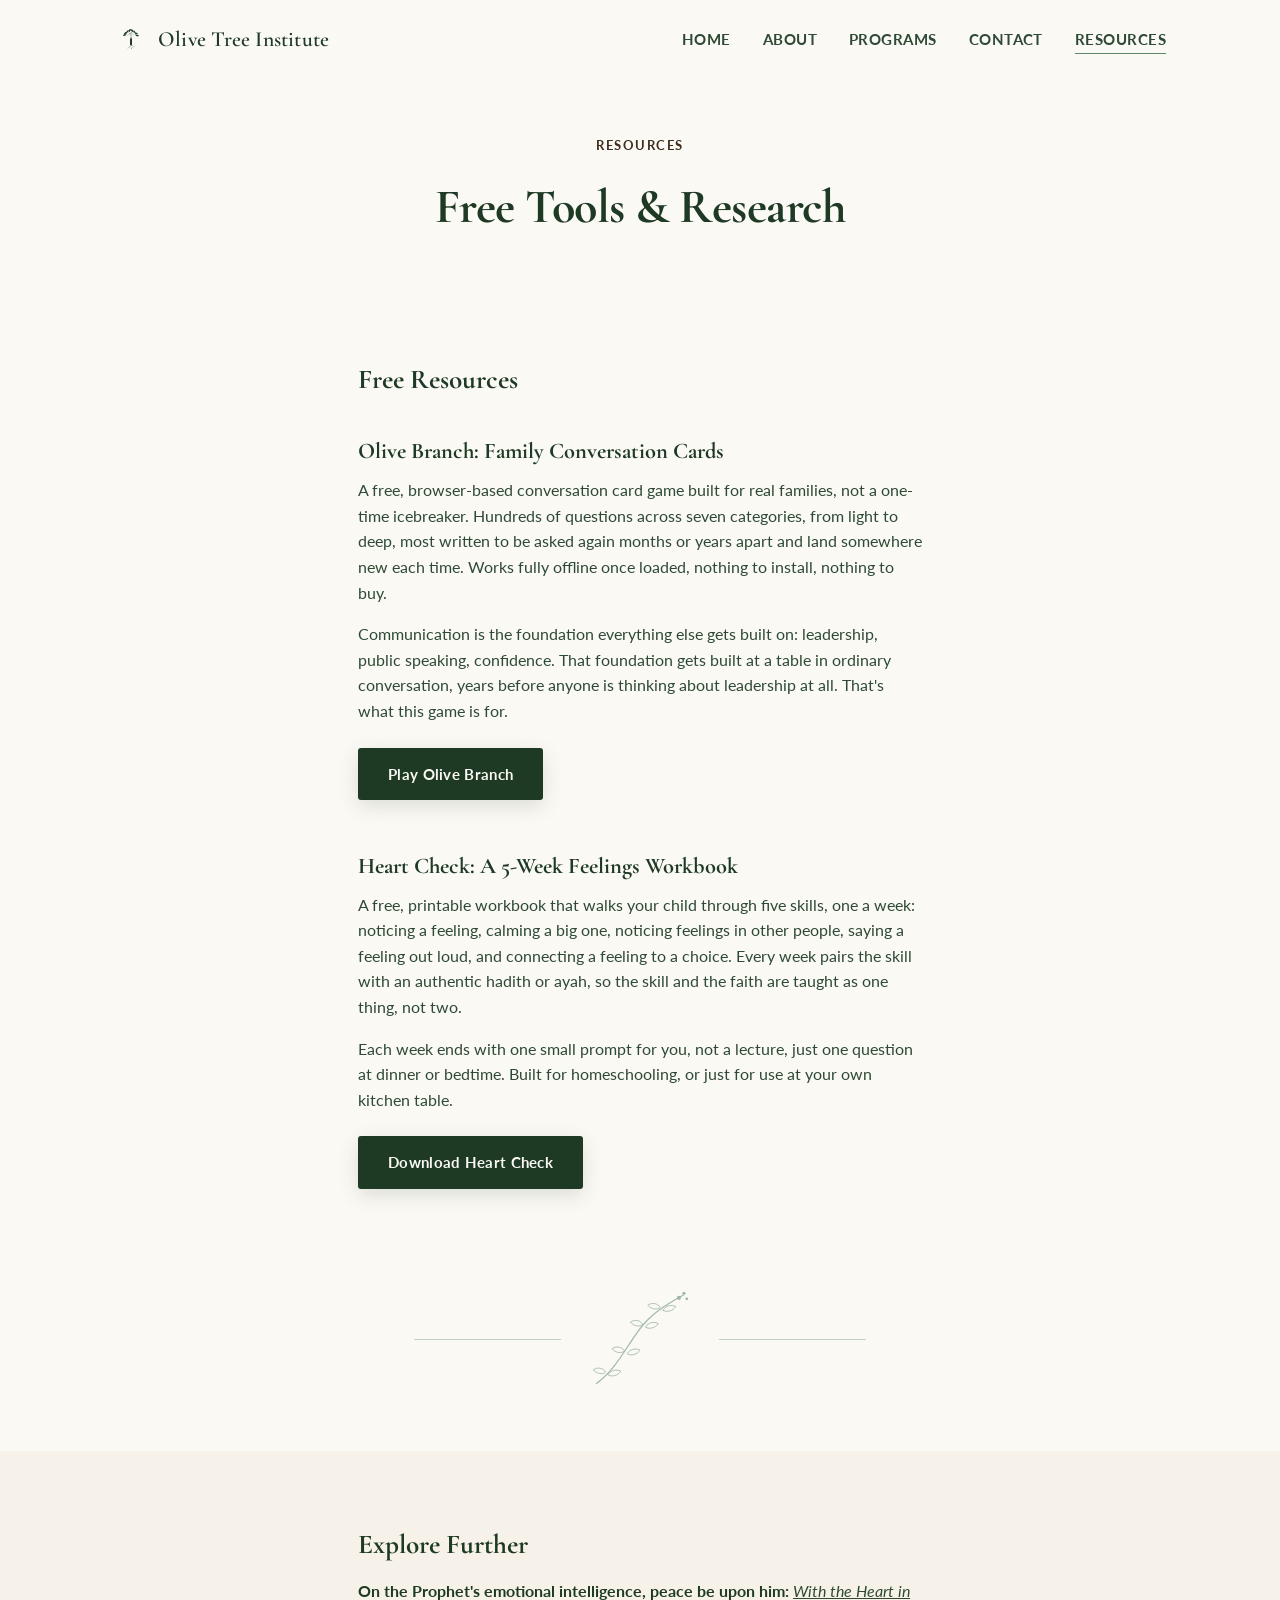
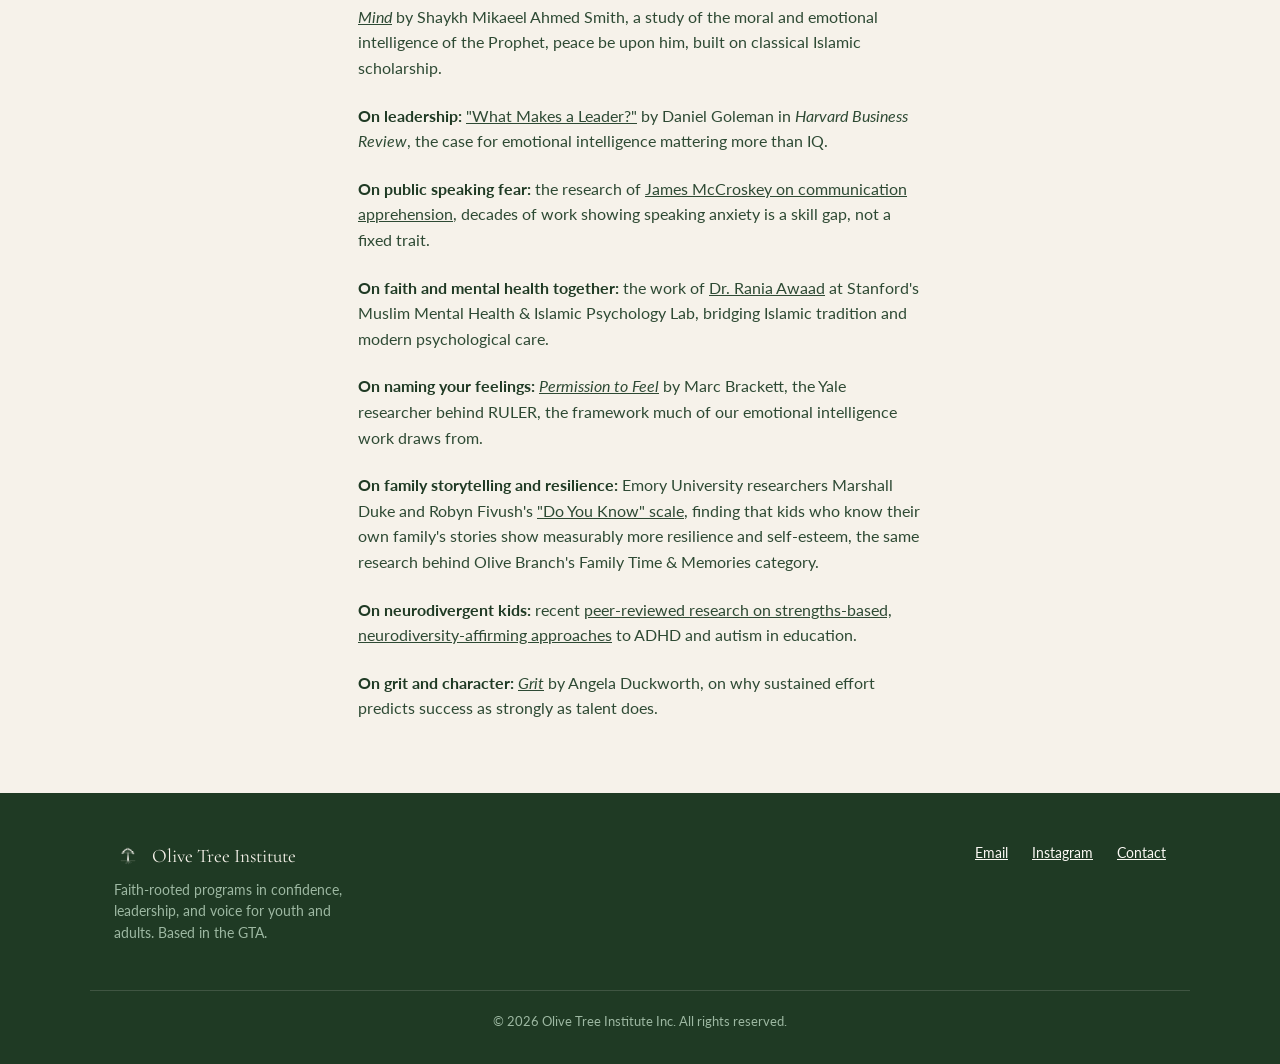
<file: resources.html>
<!DOCTYPE html>
<html lang="en">
<head>
<meta charset="UTF-8">
<meta name="viewport" content="width=device-width, initial-scale=1.0">
<title>Resources | Olive Tree Institute</title>
<meta name="description" content="Free resources from Olive Tree Institute, including the Olive Branch family conversation card game, the Heart Check feelings workbook, and further reading on the research behind our approach.">
<link rel="icon" type="image/png" sizes="32x32" href="favicon-32.png">
<link rel="icon" type="image/png" sizes="16x16" href="favicon-16.png">
<link rel="apple-touch-icon" href="apple-touch-icon.png">
<meta property="og:type" content="website">
<meta property="og:title" content="Resources | Olive Tree Institute">
<meta property="og:description" content="Free resources from Olive Tree Institute, including the Olive Branch family conversation card game, the Heart Check feelings workbook, and further reading on the research behind our approach.">
<meta property="og:image" content="https://olivetreeinstitute.ca/social-share.jpg">
<meta property="og:url" content="https://olivetreeinstitute.ca/resources.html">
<meta name="twitter:card" content="summary_large_image">
<meta name="twitter:title" content="Resources | Olive Tree Institute">
<meta name="twitter:description" content="Free resources from Olive Tree Institute, including the Olive Branch family conversation card game, the Heart Check feelings workbook, and further reading on the research behind our approach.">
<meta name="twitter:image" content="https://olivetreeinstitute.ca/social-share.jpg">
<link rel="stylesheet" href="style.css?v=7">
<link rel="preconnect" href="https://fonts.googleapis.com">
<link rel="preconnect" href="https://fonts.gstatic.com" crossorigin>
<link href="https://fonts.googleapis.com/css2?family=Cormorant+Garamond:wght@500;600;700&family=Lato:wght@400;700;900&display=swap" rel="stylesheet">
</head>
<body>
  <nav class="site-nav">
    <a href="index.html" class="brand">
      <img src="icon-green.png" alt="Olive Tree Institute">
      <span class="brand-name">Olive Tree Institute</span>
    </a>
    <button class="nav-toggle" aria-label="Toggle menu" aria-expanded="false"><svg viewBox="0 0 24 24" fill="none" stroke="currentColor" stroke-width="2" stroke-linecap="round" xmlns="http://www.w3.org/2000/svg"><line x1="3" y1="6" x2="21" y2="6"/><line x1="3" y1="12" x2="21" y2="12"/><line x1="3" y1="18" x2="21" y2="18"/></svg></button>
    <ul class="nav-links">
      <li><a href="index.html">Home</a></li>
      <li><a href="about.html">About</a></li>
      <li><a href="programs.html">Programs</a></li>
      <li><a href="contact.html">Contact</a></li>
      <li><a href="resources.html" aria-current="page">Resources</a></li>
    </ul>
  </nav>
  <script>
    document.querySelectorAll('.nav-toggle').forEach(function(btn){
      btn.addEventListener('click', function(){
        var links = btn.nextElementSibling;
        var open = links.classList.toggle('open');
        btn.setAttribute('aria-expanded', open);
      });
    });
  </script>

  <div class="page-header">
    <p class="eyebrow">Resources</p>
    <h1>Free Tools & Research</h1>
  </div>

  <section class="section reveal">
    <div class="wrap prose">
      <h2>Free Resources</h2>

      <h3 style="font-family: var(--serif); font-size: 1.4rem; margin: 32px 0 8px;">Olive Branch: Family Conversation Cards</h3>
      <p>A free, browser-based conversation card game built for real families, not a one-time icebreaker. Hundreds of questions across seven categories, from light to deep, most written to be asked again months or years apart and land somewhere new each time. Works fully offline once loaded, nothing to install, nothing to buy.</p>
      <p>Communication is the foundation everything else gets built on: leadership, public speaking, confidence. That foundation gets built at a table in ordinary conversation, years before anyone is thinking about leadership at all. That's what this game is for.</p>
      <p style="margin-top:24px;">
        <a href="https://olivetreeinstitute.ca/olive-branch/" class="btn btn-primary" target="_blank" rel="noopener">Play Olive Branch</a>
      </p>

      <h3 style="font-family: var(--serif); font-size: 1.4rem; margin: 48px 0 8px;">Heart Check: A 5-Week Feelings Workbook</h3>
      <p>A free, printable workbook that walks your child through five skills, one a week: noticing a feeling, calming a big one, noticing feelings in other people, saying a feeling out loud, and connecting a feeling to a choice. Every week pairs the skill with an authentic hadith or ayah, so the skill and the faith are taught as one thing, not two.</p>
      <p>Each week ends with one small prompt for you, not a lecture, just one question at dinner or bedtime. Built for homeschooling, or just for use at your own kitchen table.</p>
      <p style="margin-top:24px;">
        <a href="heart-check-workbook.pdf?v=2" class="btn btn-primary" target="_blank" rel="noopener">Download Heart Check</a>
      </p>
    </div>
  </section>

  <div class="branch-divider"><svg viewBox="0 0 240 240" xmlns="http://www.w3.org/2000/svg" aria-hidden="true">
  <path d="M25,215 C65,185 85,145 108,112 C128,82 148,58 215,22" fill="none" stroke="currentColor" stroke-width="2.5" stroke-linecap="round"/>
  <g fill="none" stroke="currentColor" stroke-width="1.8">
    <path d="M50,196 C56,186 68,183 78,188 C72,198 58,201 50,196 Z"/>
    <path d="M45,190 C39,180 27,179 18,185 C25,194 39,196 45,190 Z"/>
    <path d="M92,150 C98,140 110,137 120,142 C114,152 100,155 92,150 Z"/>
    <path d="M86,144 C80,134 68,133 59,139 C66,148 80,150 86,144 Z"/>
    <path d="M132,92 C138,82 150,79 160,84 C154,94 140,97 132,92 Z"/>
    <path d="M126,86 C120,76 108,75 99,81 C106,90 120,92 126,86 Z"/>
    <path d="M170,55 C176,45 188,42 198,47 C192,57 178,60 170,55 Z"/>
    <path d="M164,49 C158,39 146,38 137,44 C144,53 158,55 164,49 Z"/>
  </g>
  <g fill="currentColor">
    <circle cx="205" cy="28" r="4.5"/>
    <circle cx="216" cy="18" r="3.5"/>
    <circle cx="222" cy="30" r="3"/>
  </g>
</svg></div>

  <section class="section section-light reveal">
    <div class="wrap prose">
      <h2>Explore Further</h2>
      <ul style="list-style:none; padding:0; margin:0;">
        <li style="margin-bottom:22px; color: var(--oti-mid);"><strong style="color: var(--oti-dark);">On the Prophet's emotional intelligence, peace be upon him:</strong> <a href="https://www.qalam.institute/books/with-the-heart-in-mind" target="_blank" rel="noopener"><em>With the Heart in Mind</em></a> by Shaykh Mikaeel Ahmed Smith, a study of the moral and emotional intelligence of the Prophet, peace be upon him, built on classical Islamic scholarship.</li>
        <li style="margin-bottom:22px; color: var(--oti-mid);"><strong style="color: var(--oti-dark);">On leadership:</strong> <a href="https://hbr.org/2004/01/what-makes-a-leader" target="_blank" rel="noopener">"What Makes a Leader?"</a> by Daniel Goleman in <em>Harvard Business Review</em>, the case for emotional intelligence mattering more than IQ.</li>
        <li style="margin-bottom:22px; color: var(--oti-mid);"><strong style="color: var(--oti-dark);">On public speaking fear:</strong> the research of <a href="https://en.wikipedia.org/wiki/Communication_apprehension" target="_blank" rel="noopener">James McCroskey on communication apprehension</a>, decades of work showing speaking anxiety is a skill gap, not a fixed trait.</li>
        <li style="margin-bottom:22px; color: var(--oti-mid);"><strong style="color: var(--oti-dark);">On faith and mental health together:</strong> the work of <a href="https://stanfordhealthcare.org/doctors/a/rania-awaad.html" target="_blank" rel="noopener">Dr. Rania Awaad</a> at Stanford's Muslim Mental Health & Islamic Psychology Lab, bridging Islamic tradition and modern psychological care.</li>
        <li style="margin-bottom:22px; color: var(--oti-mid);"><strong style="color: var(--oti-dark);">On naming your feelings:</strong> <a href="https://marcbrackett.com/about/" target="_blank" rel="noopener"><em>Permission to Feel</em></a> by Marc Brackett, the Yale researcher behind RULER, the framework much of our emotional intelligence work draws from.</li>
        <li style="margin-bottom:22px; color: var(--oti-mid);"><strong style="color: var(--oti-dark);">On family storytelling and resilience:</strong> Emory University researchers Marshall Duke and Robyn Fivush's <a href="https://www.seattlefoundation.org/the-do-you-know-scale/" target="_blank" rel="noopener">"Do You Know" scale</a>, finding that kids who know their own family's stories show measurably more resilience and self-esteem, the same research behind Olive Branch's Family Time & Memories category.</li>
        <li style="margin-bottom:22px; color: var(--oti-mid);"><strong style="color: var(--oti-dark);">On neurodivergent kids:</strong> recent <a href="https://journals.sagepub.com/doi/10.1177/2156759X251412824" target="_blank" rel="noopener">peer-reviewed research on strengths-based, neurodiversity-affirming approaches</a> to ADHD and autism in education.</li>
        <li style="margin-bottom:0; color: var(--oti-mid);"><strong style="color: var(--oti-dark);">On grit and character:</strong> <a href="https://pubmed.ncbi.nlm.nih.gov/17547490/" target="_blank" rel="noopener"><em>Grit</em></a> by Angela Duckworth, on why sustained effort predicts success as strongly as talent does.</li>
      </ul>
    </div>
  </section>

  <footer>
    <div class="wrap">
      <div>
        <div class="foot-brand"><img src="icon-cream.png" alt=""> Olive Tree Institute</div>
        <p style="max-width:32ch; color: var(--oti-rule); font-size:0.85rem; margin-top:8px;">Faith-rooted programs in confidence, leadership, and voice for youth and adults. Based in the GTA.</p>
      </div>
      <ul class="foot-links">
        <li><a href="mailto:olivetreeinstitute.inc@gmail.com">Email</a></li>
        <li><a href="https://instagram.com/olive.tree.institute" target="_blank" rel="noopener">Instagram</a></li>
        <li><a href="contact.html">Contact</a></li>
      </ul>
    </div>
    <div class="foot-bottom">&copy; 2026 Olive Tree Institute Inc. All rights reserved.</div>
  </footer>
  <script>
    if (!window.matchMedia('(prefers-reduced-motion: reduce)').matches) {
      var revealObserver = new IntersectionObserver(function(entries) {
        entries.forEach(function(entry) {
          if (entry.isIntersecting) {
            entry.target.classList.add('in-view');
            revealObserver.unobserve(entry.target);
          }
        });
      }, { threshold: 0.12 });
      document.querySelectorAll('.reveal').forEach(function(el) { revealObserver.observe(el); });
    } else {
      document.querySelectorAll('.reveal').forEach(function(el) { el.classList.add('in-view'); });
    }
  </script>
</body>
</html>
</file>
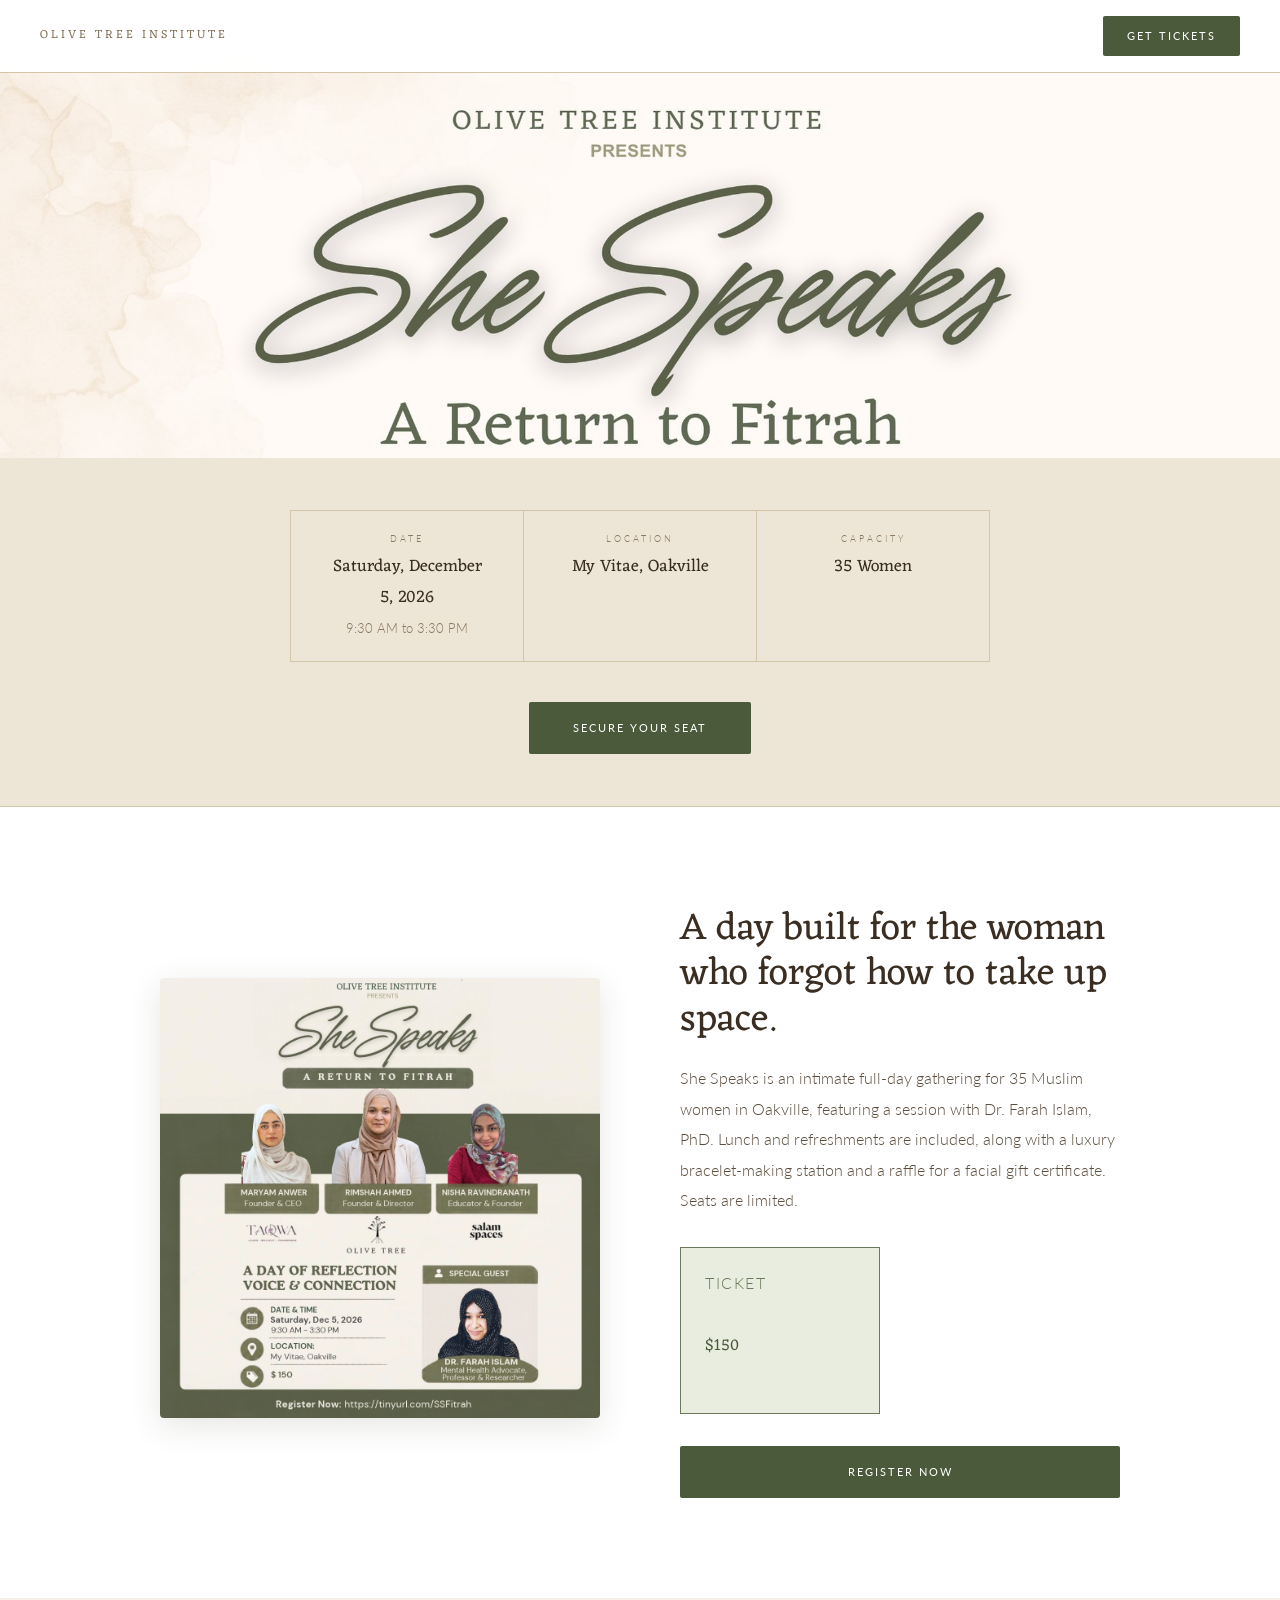
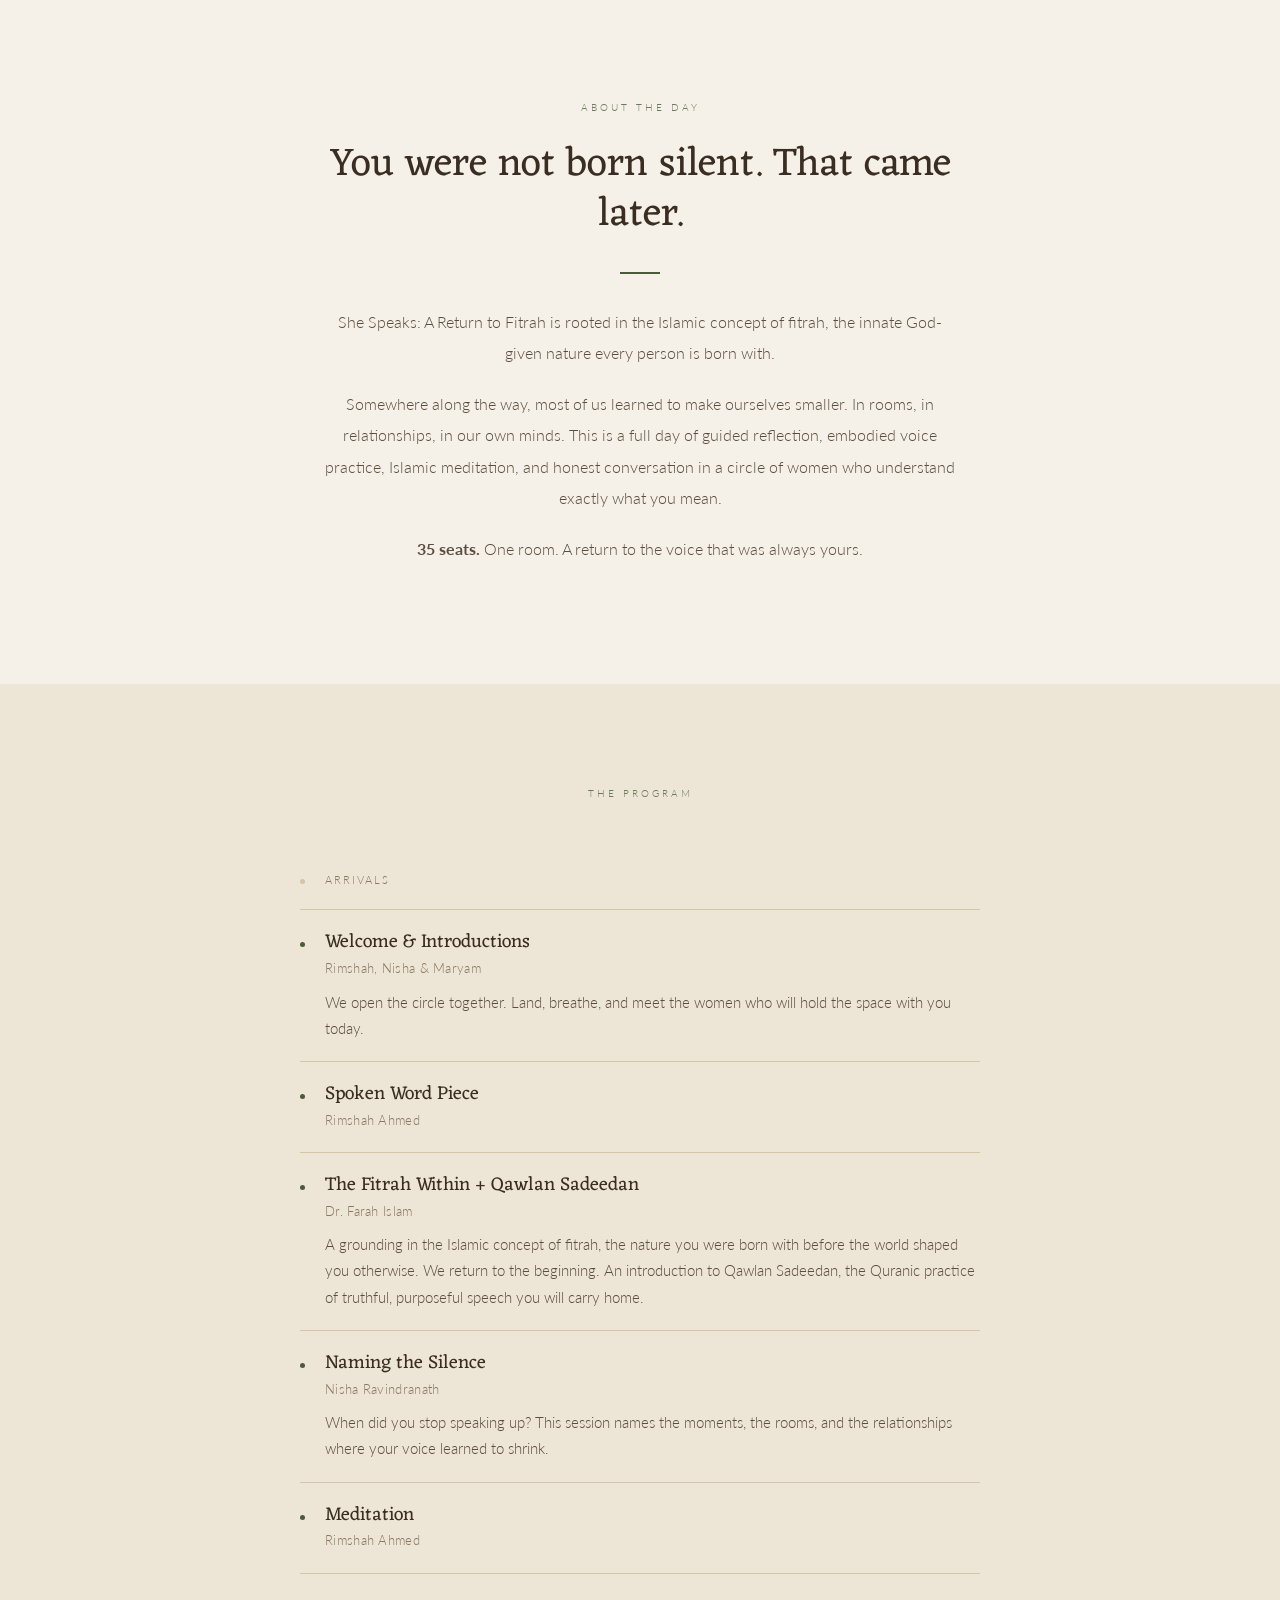
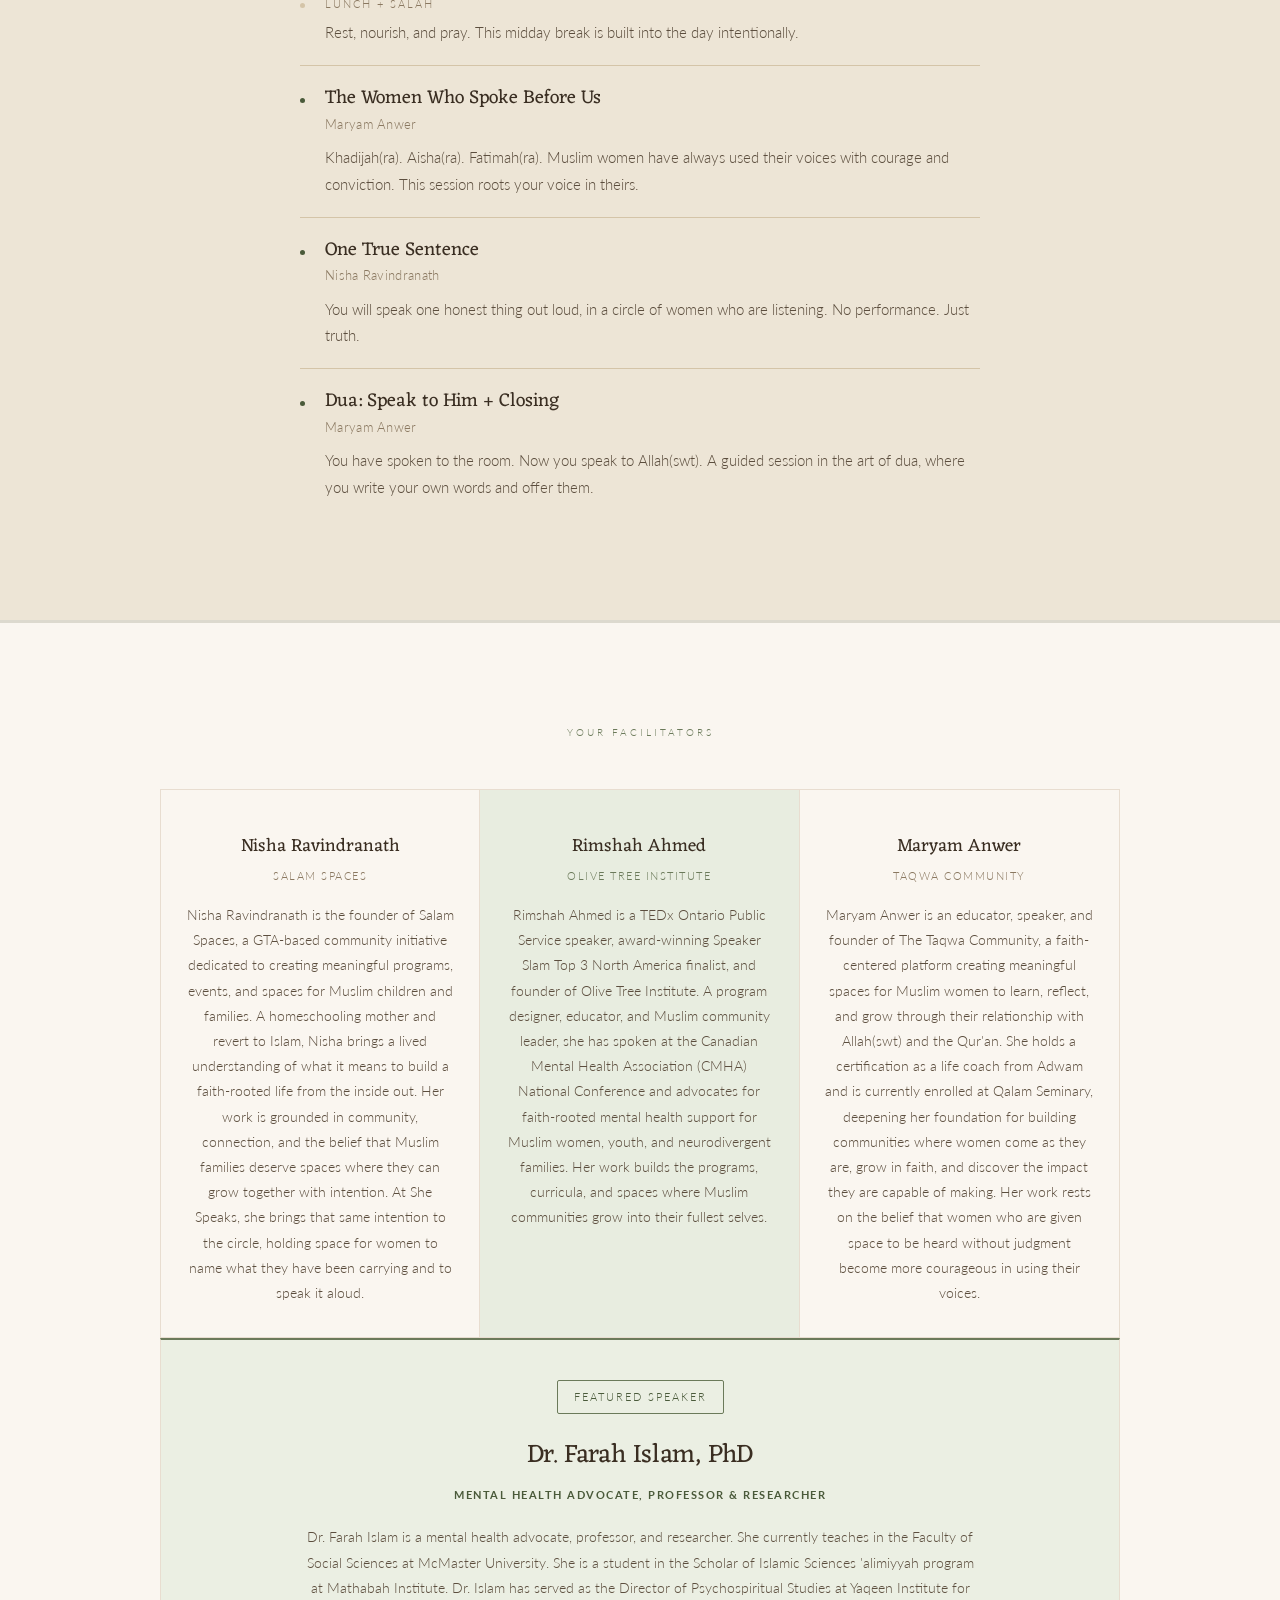
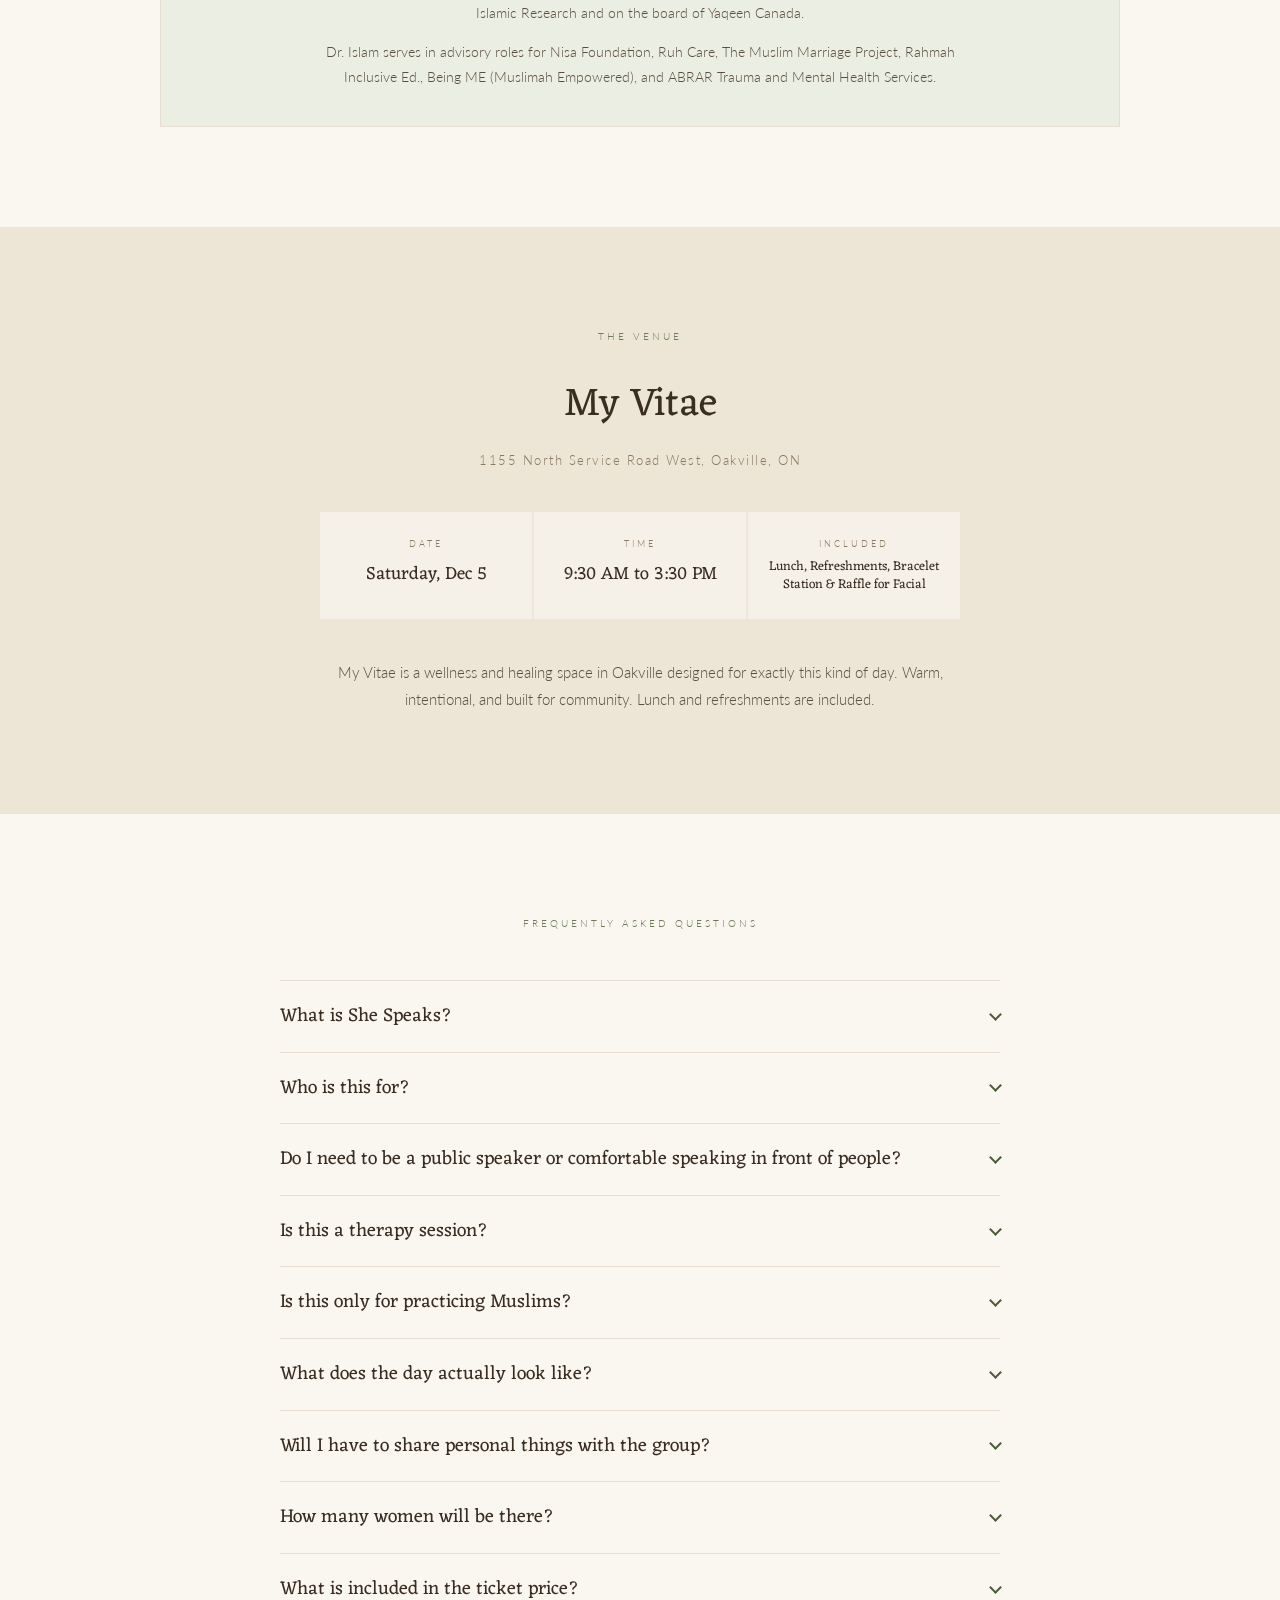
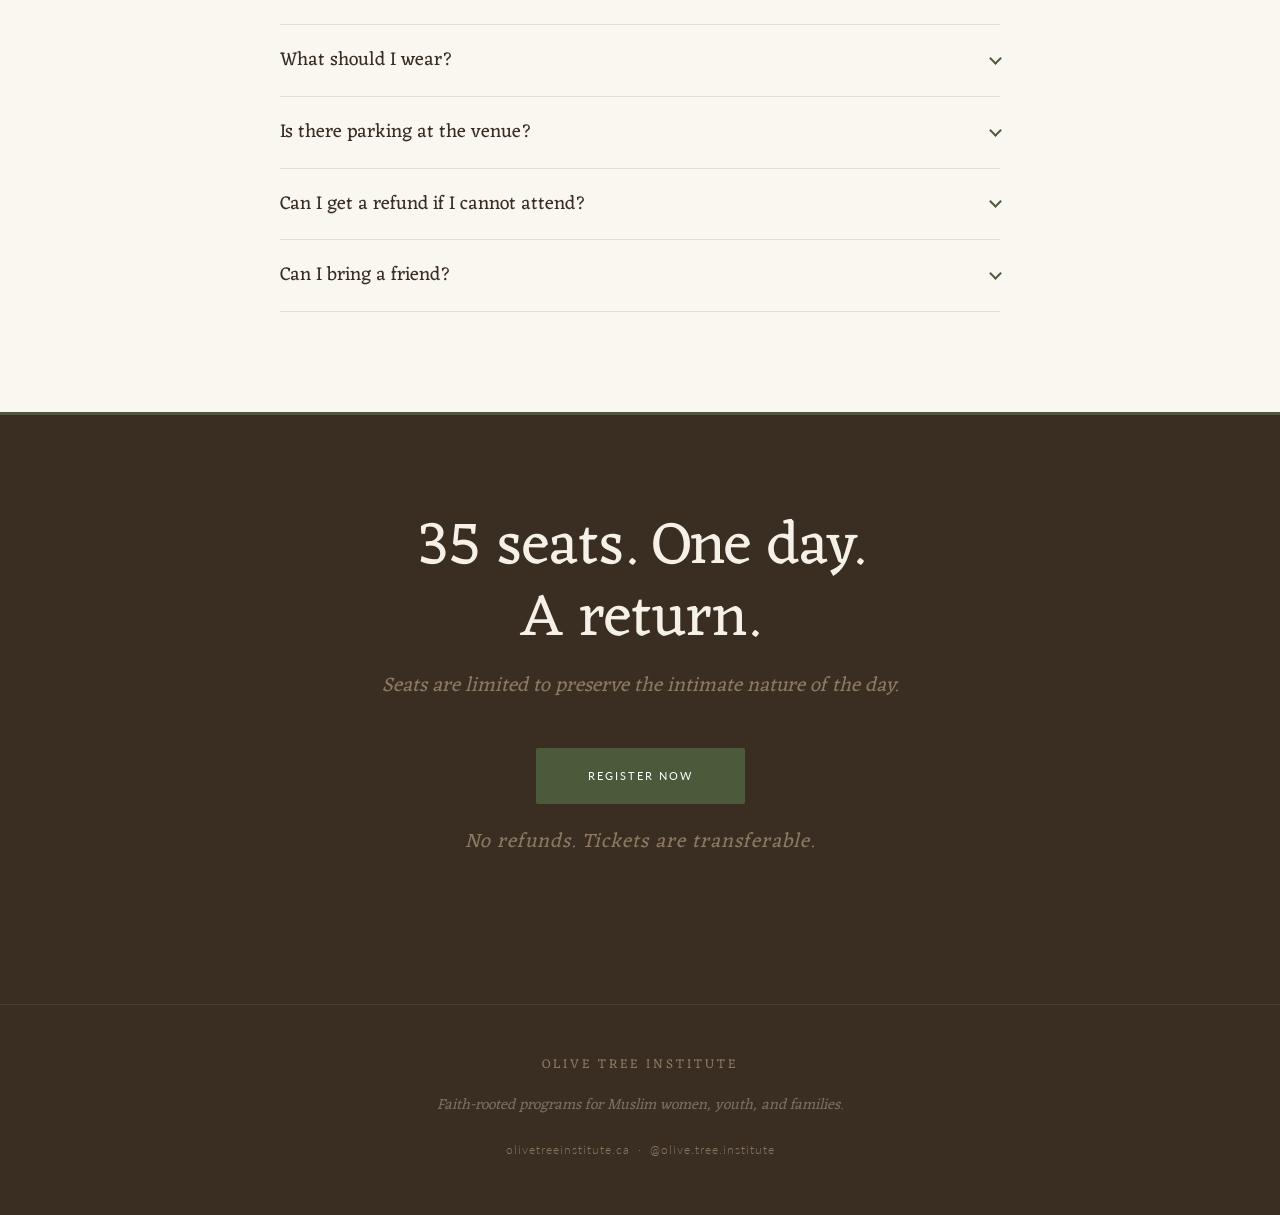
<file: she-speaks.html>
<!DOCTYPE html>
<html lang="en">
<head>
<meta charset="UTF-8">
<meta name="viewport" content="width=device-width, initial-scale=1.0, viewport-fit=cover">
<title>She Speaks: A Return to Fitrah | December 5, 2026</title>
<meta name="description" content="She Speaks is an intimate full-day gathering for 35 Muslim women in Oakville on Saturday, December 5, 2026. Lunch and refreshments included.">
<link rel="icon" type="image/png" sizes="32x32" href="favicon-32.png">
<link rel="icon" type="image/png" sizes="16x16" href="favicon-16.png">
<link rel="apple-touch-icon" href="apple-touch-icon.png">
<meta property="og:type" content="website">
<meta property="og:title" content="She Speaks: A Return to Fitrah">
<meta property="og:description" content="She Speaks is an intimate full-day gathering for 35 Muslim women in Oakville on Saturday, December 5, 2026. Lunch and refreshments included.">
<meta property="og:image" content="https://olivetreeinstitute.ca/she-speaks-flyer-v3.jpg">
<meta property="og:url" content="https://olivetreeinstitute.ca/she-speaks.html">
<meta name="twitter:card" content="summary_large_image">
<meta name="twitter:title" content="She Speaks: A Return to Fitrah">
<meta name="twitter:description" content="She Speaks is an intimate full-day gathering for 35 Muslim women in Oakville on Saturday, December 5, 2026. Lunch and refreshments included.">
<meta name="twitter:image" content="https://olivetreeinstitute.ca/she-speaks-flyer-v3.jpg">
<link href="https://fonts.googleapis.com/css2?family=Eczar:wght@400;500&family=Lato:wght@300;400;700&display=swap" rel="stylesheet">
<style>
*,*::before,*::after{box-sizing:border-box;margin:0;padding:0}
:root{
  --cream:#F5F0E8;
  --linen:#EDE5D6;
  --sand:#D4C4A8;
  --taupe:#8A7860;
  --warm:#5C4E3E;
  --espresso:#3A2E22;
  --olive:#4A5A3A;
  --olive-light:#6B7A5A;
  --olive-pale:#E8EDE0;
  --fac-bg:#FAF6F0;
  --fac-border:#E8DDD0;
  --white:#FFFFFF;
}
html{scroll-behavior:smooth}
body{font-family:'Lato',sans-serif;font-weight:300;background:var(--cream);color:var(--espresso);line-height:1.8;-webkit-font-smoothing:antialiased;font-size:16px}

nav{position:fixed;top:0;left:0;right:0;z-index:100;background:rgba(255,255,255,0.97);backdrop-filter:blur(8px);padding:16px 40px;display:flex;justify-content:space-between;align-items:center;border-bottom:1px solid var(--sand)}
.nav-logo{font-family:'Eczar',serif;font-size:12px;letter-spacing:3px;color:var(--taupe);text-transform:uppercase;text-decoration:none}
.nav-cta{background:var(--olive);color:var(--white);font-family:'Lato',sans-serif;font-size:11px;font-weight:400;letter-spacing:2px;text-transform:uppercase;padding:10px 24px;text-decoration:none;border-radius:2px;transition:background 0.2s}
.nav-cta:hover{background:var(--espresso)}

/* BANNER */
.banner-img{width:100%;display:block;height:400px;object-fit:cover;object-position:center top;margin-top:58px}@media(max-width:720px){.banner-img{height:220px;margin-top:54px}}

/* HERO META */
.hero-meta-section{background:var(--linen);padding:52px 40px;border-bottom:1px solid var(--sand)}
.hero-meta{display:flex;justify-content:center;gap:0;flex-wrap:wrap;max-width:700px;margin:0 auto 40px;border:1px solid var(--sand)}
.hero-meta-item{text-align:center;padding:20px 40px;flex:1;min-width:160px}
.hero-meta-item:not(:last-child){border-right:1px solid var(--sand)}
.hero-meta-label{font-size:9px;letter-spacing:3px;color:var(--taupe);text-transform:uppercase;margin-bottom:5px}
.hero-meta-value{font-family:'Eczar',serif;font-size:17px;color:var(--espresso)}
.hero-btn-wrap{text-align:center}
.hero-btn{display:inline-block;background:var(--olive);color:var(--white);font-family:'Lato',sans-serif;font-size:11px;font-weight:400;letter-spacing:2px;text-transform:uppercase;padding:16px 44px;text-decoration:none;border-radius:2px;transition:background 0.2s}
.hero-btn:hover{background:var(--espresso)}

/* FLYER */
.flyer-section{background:var(--white);padding:100px 40px}
.flyer-inner{max-width:960px;margin:0 auto;display:grid;grid-template-columns:1fr 1fr;gap:80px;align-items:center}
.flyer-text h2{font-family:'Eczar',serif;font-size:38px;font-weight:400;color:var(--espresso);margin-bottom:20px;line-height:1.2}
.flyer-text p{font-size:16px;color:var(--warm);line-height:1.9;margin-bottom:32px}
.price-block{display:flex;gap:16px;margin-bottom:32px}
.price-item{padding:20px 24px;border:1px solid var(--sand);flex:1}
.price-label{font-size:11px;letter-spacing:1.5px;text-transform:uppercase;color:var(--taupe);margin-bottom:6px}
.price-amount{font-family:'Eczar',serif;font-size:32px;color:var(--espresso);margin-bottom:4px}
.price-date{font-size:11px;color:var(--taupe)}
.price-item.featured{background:var(--olive-pale);border-color:var(--olive-light)}
.price-item.featured .price-amount{color:var(--olive)}
.price-item.featured .price-label{color:var(--olive-light)}
.price-item:only-child{flex:0 0 auto;min-width:200px}
.ticket-btn{display:inline-block;background:var(--olive);color:var(--white);font-family:'Lato',sans-serif;font-size:11px;font-weight:400;letter-spacing:2px;text-transform:uppercase;padding:16px 36px;text-decoration:none;border-radius:2px;transition:background 0.2s;width:100%;text-align:center}
.ticket-btn:hover{background:var(--espresso)}

/* ABOUT */
.about-section{background:var(--cream);padding:100px 40px}
.about-inner{max-width:640px;margin:0 auto;text-align:center}
.section-label{font-size:10px;letter-spacing:3px;text-transform:uppercase;color:var(--olive-light);margin-bottom:24px;display:block}
.about-inner h2{font-family:'Eczar',serif;font-size:40px;font-weight:400;color:var(--espresso);margin-bottom:28px;line-height:1.25}
.about-inner p{font-size:16px;color:var(--warm);line-height:1.95;margin-bottom:20px}
.olive-line{width:40px;height:2px;background:var(--olive);margin:32px auto}

/* PROGRAM */
.program-section{background:var(--linen);padding:100px 40px}
.program-inner{max-width:680px;margin:0 auto}
.program-inner .section-label{text-align:center;display:block;margin-bottom:48px}
.program-list{list-style:none}
.program-item{padding:20px 0;border-bottom:1px solid var(--sand);display:flex;align-items:baseline;gap:20px}
.program-item:last-child{border-bottom:none}
.program-dot{width:5px;height:5px;border-radius:50%;background:var(--olive);flex-shrink:0;margin-top:9px}
.program-item.is-break .program-dot{background:var(--sand)}
.program-name{font-family:'Eczar',serif;font-size:19px;font-weight:400;color:var(--espresso);margin-bottom:2px;line-height:1.3}
.program-item.is-break .program-name{font-family:'Lato',sans-serif;font-size:11px;font-weight:300;letter-spacing:2px;color:var(--taupe);text-transform:uppercase}
.program-lead{font-size:13px;color:var(--taupe);letter-spacing:0.3px}

/* FACILITATORS */
.facilitators-section{background:var(--fac-bg);padding:100px 40px}
.facilitators-inner{max-width:960px;margin:0 auto}
.fac-grid{display:grid;grid-template-columns:repeat(3,1fr);gap:0;margin-bottom:0;border:1px solid var(--fac-border)}
.fac-card{text-align:center;padding:40px 24px 32px;background:var(--fac-bg)}
.fac-card.featured{background:var(--olive-pale)}
.fac-card:not(:last-child){border-right:1px solid var(--fac-border)}
.fac-photo{width:100%;max-width:200px;display:block;margin:0 auto 20px;border-radius:3px}
.fac-name{font-family:'Eczar',serif;font-size:18px;color:var(--espresso);margin-bottom:4px}
.fac-org{font-size:11px;letter-spacing:1.5px;text-transform:uppercase;color:var(--taupe);margin-bottom:16px}
.fac-number{font-family:'Eczar',serif;font-size:48px;font-weight:400;color:#B8A898;line-height:1;margin-bottom:20px}
.fac-card.featured .fac-number{color:#B8C4A0}
.fac-bio{font-size:14px;color:var(--warm);line-height:1.8}
.fac-card.featured .fac-org{color:var(--olive-light)}
.fac-feature{border:1px solid var(--fac-border);border-top:2px solid var(--olive-light);padding:40px 48px 36px;text-align:center;background:#EBEFE3}
.fac-feature .feature-tag{display:inline-block;background:transparent;color:var(--olive);border:1px solid var(--olive-light);font-size:11px;letter-spacing:2px;text-transform:uppercase;padding:6px 16px;border-radius:2px;margin-bottom:18px}
.fac-feature .fac-name{font-size:26px;margin-bottom:6px}
.fac-feature .fac-org{color:var(--olive);font-weight:700;margin-bottom:20px}
.fac-feature .fac-bio{max-width:680px;margin-left:auto;margin-right:auto}
.fac-feature .fac-bio + .fac-bio{margin-top:14px}
.with-strip{display:flex;align-items:center;gap:32px;padding:32px 40px;border:1px solid var(--fac-border);border-top:none;background:var(--white)}
.with-photo{width:110px;flex-shrink:0;border-radius:3px}
.with-label{font-size:9px;letter-spacing:3px;text-transform:uppercase;color:var(--taupe);margin-bottom:8px}
.with-name{font-family:'Eczar',serif;font-size:20px;color:var(--espresso);margin-bottom:4px}
.with-org{font-size:10px;letter-spacing:1.5px;text-transform:uppercase;color:var(--taupe)}

/* VENUE */
.venue-section{background:var(--linen);padding:100px 40px}
.venue-inner{max-width:640px;margin:0 auto;text-align:center}
.venue-inner h2{font-family:'Eczar',serif;font-size:40px;font-weight:400;color:var(--espresso);margin-bottom:8px}
.venue-addr{font-size:13px;color:var(--taupe);letter-spacing:1.5px;margin-bottom:40px}
.venue-grid{display:grid;grid-template-columns:repeat(3,1fr);gap:2px;margin-bottom:40px}
.venue-cell{background:var(--cream);padding:24px 16px;text-align:center}
.venue-cell-label{font-size:9px;letter-spacing:3px;text-transform:uppercase;color:var(--taupe);margin-bottom:6px}
.venue-cell-val{font-family:'Eczar',serif;font-size:18px;color:var(--espresso)}
.venue-note{font-size:15px;color:var(--warm);line-height:1.85}

/* CTA */
.cta-section{background:var(--espresso);padding:100px 40px;text-align:center;position:relative}
.cta-section::before{content:'';position:absolute;top:0;left:0;right:0;height:3px;background:var(--olive)}
.cta-section h2{font-family:'Eczar',serif;font-size:clamp(36px,6vw,60px);font-weight:400;color:var(--cream);margin-bottom:12px;line-height:1.2}
.cta-section p{font-family:'Eczar',serif;font-style:italic;font-size:20px;color:var(--taupe);margin-bottom:44px}
.cta-btn{display:inline-block;background:var(--olive);color:var(--white);font-family:'Lato',sans-serif;font-size:11px;font-weight:400;letter-spacing:2px;text-transform:uppercase;padding:18px 52px;text-decoration:none;border-radius:2px;transition:background 0.2s}
.cta-btn:hover{background:var(--olive-light)}
.cta-note{font-size:11px;color:var(--warm);margin-top:20px;letter-spacing:1px}

.program-desc{font-size:15px;color:var(--warm);line-height:1.75;margin-top:8px}

/* FAQ */
.faq-section{background:var(--fac-bg);padding:100px 40px}
.faq-inner{max-width:720px;margin:0 auto}
.faq-inner .section-label{text-align:center;display:block;margin-bottom:48px}
.faq-item{border-bottom:1px solid var(--fac-border)}
.faq-item:first-child{border-top:1px solid var(--fac-border)}
.faq-item summary{list-style:none;cursor:pointer;display:flex;align-items:center;justify-content:space-between;gap:24px;padding:22px 0;font-family:'Eczar',serif;font-size:19px;color:var(--espresso);line-height:1.4}
.faq-item summary::-webkit-details-marker{display:none}
.faq-item summary::after{content:'';flex-shrink:0;width:9px;height:9px;border-right:2px solid var(--olive);border-bottom:2px solid var(--olive);transform:rotate(45deg);margin-top:-4px;transition:transform .25s ease}
.faq-item[open] summary::after{transform:rotate(225deg);margin-top:4px}
.faq-item summary:hover{color:var(--olive)}
.faq-item summary:focus-visible{outline:2px solid var(--olive-light);outline-offset:4px}
.faq-item p{font-size:16px;color:var(--warm);line-height:1.9;padding:0 40px 26px 0}

/* FOOTER */
footer{background:var(--espresso);border-top:1px solid rgba(255,255,255,0.08);padding:48px 40px;text-align:center}
.footer-logo{font-family:'Eczar',serif;font-size:13px;letter-spacing:3px;color:var(--taupe);text-transform:uppercase;margin-bottom:16px}
.footer-tagline{font-family:'Eczar',serif;font-style:italic;font-size:15px;color:rgba(255,255,255,0.3);margin-bottom:20px}
.footer-links{font-size:12px;color:var(--taupe);letter-spacing:1px;margin-bottom:6px}
.footer-links a{color:var(--taupe);text-decoration:none}
.footer-links a:hover{color:var(--cream)}

/* RESPONSIVE */
@media(max-width:720px){
  nav{padding:14px 20px}
  .hero-meta{flex-direction:column;border:none;gap:0}
  .hero-meta-item{border-right:none!important;border-bottom:1px solid var(--sand)}
  .hero-meta-section{padding:40px 20px}
  .flyer-inner{grid-template-columns:1fr;gap:40px}
  .fac-grid{grid-template-columns:1fr!important;gap:0}
  .fac-card:not(:last-child){border-right:none;border-bottom:1px solid var(--fac-border)}
  .with-strip{flex-direction:column;text-align:center;gap:16px}
  .venue-grid{grid-template-columns:1fr}
  .price-block{flex-direction:column}
  .about-section{padding:60px 24px}
  .program-section{padding:60px 24px}
  .facilitators-section{padding:60px 24px}
  .fac-feature{padding:32px 24px}
  .faq-section{padding:60px 24px}
  .faq-item summary{font-size:17px}
  .faq-item p{padding-right:0}
}
</style>
</head>
<body>

<nav>
  <a href="https://olivetreeinstitute.ca" class="nav-logo">Olive Tree Institute</a>
  <a href="https://www.tickettailor.com/events/olivetreeinstitute1/2453156" class="nav-cta" target="_blank">Get Tickets</a>
</nav>

<!-- BANNER -->
<img src="she-speaks-banner.jpg" alt="She Speaks: A Return to Fitrah" class="banner-img">

<!-- HERO META -->
<section class="hero-meta-section">
  <div class="hero-meta">
    <div class="hero-meta-item">
      <p class="hero-meta-label">Date</p>
      <p class="hero-meta-value">Saturday, December 5, 2026</p>
      <p style="font-size:13px;color:var(--taupe);margin-top:4px">9:30 AM to 3:30 PM</p>
    </div>
    <div class="hero-meta-item">
      <p class="hero-meta-label">Location</p>
      <p class="hero-meta-value">My Vitae, Oakville</p>
    </div>
    <div class="hero-meta-item">
      <p class="hero-meta-label">Capacity</p>
      <p class="hero-meta-value">35 Women</p>
    </div>
    </div>
  <div class="hero-btn-wrap">
    <a href="https://www.tickettailor.com/events/olivetreeinstitute1/2453156" class="hero-btn" target="_blank">Secure Your Seat</a>
  </div>
</section>

<!-- FLYER + TICKETS -->
<section class="flyer-section" id="tickets">
  <div class="flyer-inner">
    <div>
      <img src="she-speaks-flyer-v3.jpg" alt="She Speaks: A Return to Fitrah flyer. Saturday, December 5, 2026, 9:30 AM to 3:30 PM, My Vitae, Oakville." style="width:100%;border-radius:4px;box-shadow:0 8px 32px rgba(58,46,34,0.12)">
    </div>
    <div class="flyer-text">
      <h2>A day built for the woman who forgot how to take up space.</h2>
      <p>She Speaks is an intimate full-day gathering for 35 Muslim women in Oakville, featuring a session with Dr. Farah Islam, PhD. Lunch and refreshments are included, along with a luxury bracelet-making station and a raffle for a facial gift certificate. Seats are limited.</p>
      <div class="price-block">
        <div class="price-item featured">
          <p class="price-label">Ticket</p>
          <p class="price-amount">$150</p>
        </div>
      </div>
      <a href="https://www.tickettailor.com/events/olivetreeinstitute1/2453156" class="ticket-btn" target="_blank">Register Now</a>
    </div>
  </div>
</section>

<!-- ABOUT -->
<section class="about-section" id="about">
  <div class="about-inner">
    <span class="section-label">About the Day</span>
    <h2>You were not born silent. That came later.</h2>
    <div class="olive-line"></div>
    <p>She Speaks: A Return to Fitrah is rooted in the Islamic concept of fitrah, the innate God-given nature every person is born with.</p>
    <p>Somewhere along the way, most of us learned to make ourselves smaller. In rooms, in relationships, in our own minds. This is a full day of guided reflection, embodied voice practice, Islamic meditation, and honest conversation in a circle of women who understand exactly what you mean.</p>
    <p><strong style="font-weight:700">35 seats.</strong> One room. A return to the voice that was always yours.</p>
  </div>
</section>

<!-- PROGRAM -->
<section class="program-section" id="program">
  <div class="program-inner">
    <span class="section-label" style="text-align:center;display:block;margin-bottom:48px">The Program</span>
    <ul class="program-list">
      <li class="program-item is-break">
        <div class="program-dot"></div>
        <div>
          <p class="program-name">Arrivals</p>
        </div>
      </li>
      <li class="program-item">
        <div class="program-dot"></div>
        <div>
          <p class="program-name">Welcome &amp; Introductions</p>
          <p class="program-lead">Rimshah, Nisha &amp; Maryam</p>
          <p class="program-desc">We open the circle together. Land, breathe, and meet the women who will hold the space with you today.</p>
        </div>
      </li>
      <li class="program-item">
        <div class="program-dot"></div>
        <div>
          <p class="program-name">Spoken Word Piece</p>
          <p class="program-lead">Rimshah Ahmed</p>
        </div>
      </li>
      <li class="program-item">
        <div class="program-dot"></div>
        <div>
          <p class="program-name">The Fitrah Within + Qawlan Sadeedan</p>
          <p class="program-lead">Dr. Farah Islam</p>
          <p class="program-desc">A grounding in the Islamic concept of fitrah, the nature you were born with before the world shaped you otherwise. We return to the beginning. An introduction to Qawlan Sadeedan, the Quranic practice of truthful, purposeful speech you will carry home.</p>
        </div>
      </li>
      <li class="program-item">
        <div class="program-dot"></div>
        <div>
          <p class="program-name">Naming the Silence</p>
          <p class="program-lead">Nisha Ravindranath</p>
          <p class="program-desc">When did you stop speaking up? This session names the moments, the rooms, and the relationships where your voice learned to shrink.</p>
        </div>
      </li>
      <li class="program-item">
        <div class="program-dot"></div>
        <div>
          <p class="program-name">Meditation</p>
          <p class="program-lead">Rimshah Ahmed</p>
        </div>
      </li>
      <li class="program-item is-break">
        <div class="program-dot"></div>
        <div>
          <p class="program-name">Lunch + Salah</p>
          <p class="program-desc">Rest, nourish, and pray. This midday break is built into the day intentionally.</p>
        </div>
      </li>
      <li class="program-item">
        <div class="program-dot"></div>
        <div>
          <p class="program-name">The Women Who Spoke Before Us</p>
          <p class="program-lead">Maryam Anwer</p>
          <p class="program-desc">Khadijah(ra). Aisha(ra). Fatimah(ra). Muslim women have always used their voices with courage and conviction. This session roots your voice in theirs.</p>
        </div>
      </li>
      <li class="program-item">
        <div class="program-dot"></div>
        <div>
          <p class="program-name">One True Sentence</p>
          <p class="program-lead">Nisha Ravindranath</p>
          <p class="program-desc">You will speak one honest thing out loud, in a circle of women who are listening. No performance. Just truth.</p>
        </div>
      </li>
      <li class="program-item">
        <div class="program-dot"></div>
        <div>
          <p class="program-name">Dua: Speak to Him + Closing</p>
          <p class="program-lead">Maryam Anwer</p>
          <p class="program-desc">You have spoken to the room. Now you speak to Allah(swt). A guided session in the art of dua, where you write your own words and offer them.</p>
        </div>
      </li>
    </ul>
  </div>
</section>

<div style="height:3px;background:var(--olive);opacity:0.15"></div>
<!-- FACILITATORS -->
<section class="facilitators-section" id="facilitators">
  <div class="facilitators-inner">
    <span class="section-label" style="display:block;text-align:center;margin-bottom:48px">Your Facilitators</span>
    <div class="fac-grid">
      <div class="fac-card">
        
        <p class="fac-name">Nisha Ravindranath</p>
        <p class="fac-org">Salam Spaces</p>
        <p class="fac-bio">Nisha Ravindranath is the founder of Salam Spaces, a GTA-based community initiative dedicated to creating meaningful programs, events, and spaces for Muslim children and families. A homeschooling mother and revert to Islam, Nisha brings a lived understanding of what it means to build a faith-rooted life from the inside out. Her work is grounded in community, connection, and the belief that Muslim families deserve spaces where they can grow together with intention. At She Speaks, she brings that same intention to the circle, holding space for women to name what they have been carrying and to speak it aloud.</p>
      </div>
      <div class="fac-card featured">
        
        <p class="fac-name">Rimshah Ahmed</p>
        <p class="fac-org">Olive Tree Institute</p>
        <p class="fac-bio">Rimshah Ahmed is a TEDx Ontario Public Service speaker, award-winning Speaker Slam Top 3 North America finalist, and founder of Olive Tree Institute. A program designer, educator, and Muslim community leader, she has spoken at the Canadian Mental Health Association (CMHA) National Conference and advocates for faith-rooted mental health support for Muslim women, youth, and neurodivergent families. Her work builds the programs, curricula, and spaces where Muslim communities grow into their fullest selves.</p>
      </div>
      <div class="fac-card">
        
        <p class="fac-name">Maryam Anwer</p>
        <p class="fac-org">Taqwa Community</p>
        <p class="fac-bio">Maryam Anwer is an educator, speaker, and founder of The Taqwa Community, a faith-centered platform creating meaningful spaces for Muslim women to learn, reflect, and grow through their relationship with Allah(swt) and the Qur'an. She holds a certification as a life coach from Adwam and is currently enrolled at Qalam Seminary, deepening her foundation for building communities where women come as they are, grow in faith, and discover the impact they are capable of making. Her work rests on the belief that women who are given space to be heard without judgment become more courageous in using their voices.</p>
      </div>
    </div>
    <div class="fac-feature">
      <span class="feature-tag">Featured Speaker</span>
      <p class="fac-name">Dr. Farah Islam, PhD</p>
      <p class="fac-org">Mental Health Advocate, Professor &amp; Researcher</p>
      <p class="fac-bio">Dr. Farah Islam is a mental health advocate, professor, and researcher. She currently teaches in the Faculty of Social Sciences at McMaster University. She is a student in the Scholar of Islamic Sciences 'alimiyyah program at Mathabah Institute. Dr. Islam has served as the Director of Psychospiritual Studies at Yaqeen Institute for Islamic Research and on the board of Yaqeen Canada.</p>
      <p class="fac-bio">Dr. Islam serves in advisory roles for Nisa Foundation, Ruh Care, The Muslim Marriage Project, Rahmah Inclusive Ed., Being ME (Muslimah Empowered), and ABRAR Trauma and Mental Health Services.</p>
    </div>
    </div>
</section>

<!-- VENUE -->
<section class="venue-section" id="venue">
  <div class="venue-inner">
    <span class="section-label">The Venue</span>
    <h2>My Vitae</h2>
    <p class="venue-addr">1155 North Service Road West, Oakville, ON</p>
    <div class="venue-grid">
      <div class="venue-cell">
        <p class="venue-cell-label">Date</p>
        <p class="venue-cell-val">Saturday, Dec 5</p>
      </div>
      <div class="venue-cell">
        <p class="venue-cell-label">Time</p>
        <p class="venue-cell-val">9:30 AM to 3:30 PM</p>
      </div>
      <div class="venue-cell">
        <p class="venue-cell-label">Included</p>
        <p class="venue-cell-val" style="font-size:13px;line-height:1.4">Lunch, Refreshments, Bracelet Station &amp; Raffle for Facial</p>
      </div>
    </div>
    <p class="venue-note">My Vitae is a wellness and healing space in Oakville designed for exactly this kind of day. Warm, intentional, and built for community. Lunch and refreshments are included.</p>
  </div>
</section>

<!-- FAQ -->
<section class="faq-section" id="faqs">
  <div class="faq-inner">
    <span class="section-label">Frequently Asked Questions</span>
    <div class="faq-list">
      <details class="faq-item">
        <summary>What is She Speaks?</summary>
        <p>She Speaks is a full-day gathering for Muslim women rooted in the Islamic concept of fitrah. It is not a conference, a therapy session, or a lecture. It is an intentional day of guided reflection, voice practice, Islamic meditation, and honest conversation in a small circle of women who understand what you are carrying.</p>
      </details>
      <details class="faq-item">
        <summary>Who is this for?</summary>
        <p>Any Muslim woman who has felt herself go quiet in rooms she deserved to take up space in. Whether you are confident on the outside but silent on the inside, or you know exactly what you want to say but something holds you back, this day was built for you.</p>
      </details>
      <details class="faq-item">
        <summary>Do I need to be a public speaker or comfortable speaking in front of people?</summary>
        <p>No. This is not a public speaking event. You will not be put on the spot or asked to perform. The speaking we do is honest and intimate, in a small circle where every woman is in the same place you are.</p>
      </details>
      <details class="faq-item">
        <summary>Is this a therapy session?</summary>
        <p>No. She Speaks is not therapy and is not a substitute for mental health support. It is a faith-rooted personal development experience. If you are currently working through something heavy, it may complement your journey but it is not clinical care.</p>
      </details>
      <details class="faq-item">
        <summary>Is this only for practicing Muslims?</summary>
        <p>The day is rooted in Islamic concepts and will include salah, dua, and Quranic references. It is designed for Muslim women who want a faith-integrated experience, not a secular wellness event.</p>
      </details>
      <details class="faq-item">
        <summary>What does the day actually look like?</summary>
        <p>You arrive and settle in, then move through facilitated sessions on voice, Islamic meditation, the stories of Muslim women before us, personal truth-telling, and dua writing. There is a nourishing lunch and salah built into the day. You leave by 3:30 PM.</p>
      </details>
      <details class="faq-item">
        <summary>Will I have to share personal things with the group?</summary>
        <p>You are never required to share anything. The space invites honesty but never demands it. You can participate fully by simply being present and listening.</p>
      </details>
      <details class="faq-item">
        <summary>How many women will be there?</summary>
        <p>35 women. This is intentionally small so the space stays intimate, safe, and unhurried.</p>
      </details>
      <details class="faq-item">
        <summary>What is included in the ticket price?</summary>
        <p>Refreshments throughout the day, a nourishing lunch, all sessions, a luxury bracelet-making station, and a raffle for a facial gift certificate.</p>
      </details>
      <details class="faq-item">
        <summary>What should I wear?</summary>
        <p>Comfortable, modest clothing. You may be sitting on the floor for some sessions, so dress accordingly.</p>
      </details>
      <details class="faq-item">
        <summary>Is there parking at the venue?</summary>
        <p>My Vitae is located at 1155 North Service Road West, Oakville. Parking is available at the venue.</p>
      </details>
      <details class="faq-item">
        <summary>Can I get a refund if I cannot attend?</summary>
        <p>Tickets are non-refundable. However, you may transfer your ticket to another person.</p>
      </details>
      <details class="faq-item">
        <summary>Can I bring a friend?</summary>
        <p>Yes, and we encourage it. Buy your tickets separately and let us know in the intake form so we can seat you together.</p>
      </details>
    </div>
  </div>
</section>

<!-- CTA -->
<section class="cta-section">
  <h2>35 seats. One day.<br>A return.</h2>
  <p>Seats are limited to preserve the intimate nature of the day.</p>
  <a href="https://www.tickettailor.com/events/olivetreeinstitute1/2453156" class="cta-btn" target="_blank">Register Now</a>
  <p class="cta-note">No refunds. Tickets are transferable.</p>
</section>

<!-- FOOTER -->
<footer>
  <p class="footer-logo">Olive Tree Institute</p>
  <p class="footer-tagline">Faith-rooted programs for Muslim women, youth, and families.</p>
  <p class="footer-links">
    <a href="https://olivetreeinstitute.ca" target="_blank">olivetreeinstitute.ca</a>
    &nbsp;&middot;&nbsp;
    <a href="https://www.instagram.com/olive.tree.institute" target="_blank">@olive.tree.institute</a></p>
</footer>

</body>
</html>
</file>
<file: style.css>
/* Olive Tree Institute: shared site styles */

:root {
  --oti-dark: #1F3A24;
  --oti-mid: #2E4A34;
  --oti-sage: #5C8A66;
  --oti-light: #F6F2EA;
  --oti-cream: #FBF9F4;
  --oti-rule: #9DB8A2;
  --oti-bark: #3E2B1C;
  --oti-clay: #A8907B;
  --oti-blush: #F6F2EA;
  --serif: 'Cormorant Garamond', Georgia, serif;
  --sans: 'Lato', -apple-system, BlinkMacSystemFont, sans-serif;
  --shadow-sm: 0 6px 20px rgba(31, 58, 36, 0.14);
  --shadow-md: 0 16px 40px rgba(31, 58, 36, 0.20);
  --shadow-lg: 0 24px 60px rgba(31, 58, 36, 0.22);
}

* { box-sizing: border-box; }

html { scroll-behavior: smooth; }

body {
  margin: 0;
  font-family: var(--sans);
  color: var(--oti-dark);
  background: var(--oti-cream);
  line-height: 1.6;
}

img { max-width: 100%; display: block; }

a { color: var(--oti-mid); }

.wrap {
  max-width: 1100px;
  margin: 0 auto;
  padding: 0 24px;
}

/* ---- Nav ---- */

.site-nav {
  display: flex;
  align-items: center;
  justify-content: space-between;
  padding: 22px 24px;
  max-width: 1100px;
  margin: 0 auto;
}

.brand {
  display: flex;
  align-items: center;
  gap: 10px;
  text-decoration: none;
  color: var(--oti-dark);
}

.brand img { width: 34px; height: 34px; object-fit: contain; }

.brand-name {
  font-family: var(--serif);
  font-size: 1.35rem;
  font-weight: 600;
  letter-spacing: 0.01em;
  color: var(--oti-dark);
}

.nav-links {
  display: flex;
  gap: 32px;
  list-style: none;
  margin: 0;
  padding: 0;
}

.nav-links a {
  position: relative;
  text-decoration: none;
  color: var(--oti-mid);
  font-size: 0.95rem;
  font-weight: 700;
  letter-spacing: 0.03em;
  text-transform: uppercase;
  padding-bottom: 6px;
}

.nav-links a::after {
  content: '';
  position: absolute;
  left: 0;
  bottom: 0;
  width: 100%;
  height: 1.5px;
  background: var(--oti-sage);
  transform: scaleX(0);
  transform-origin: right;
  transition: transform 0.35s cubic-bezier(0.4, 0, 0.2, 1);
}

.nav-links a:hover::after,
.nav-links a[aria-current="page"]::after {
  transform: scaleX(1);
  transform-origin: left;
}

.nav-toggle {
  display: none;
  background: none;
  border: none;
  cursor: pointer;
  padding: 6px;
  color: var(--oti-dark);
}

.nav-toggle svg { width: 26px; height: 26px; }

@media (max-width: 720px) {
  .site-nav { position: relative; }
  .nav-toggle { display: block; }
  .nav-links {
    display: none;
    flex-direction: column;
    gap: 18px;
    position: absolute;
    top: 56px;
    right: 0;
    background: var(--oti-cream);
    border: 1px solid var(--oti-rule);
    border-radius: 4px;
    padding: 20px 28px;
    z-index: 10;
    box-shadow: 0 8px 24px rgba(62, 43, 28, 0.12);
  }
  .nav-links.open { display: flex; }
}

/* ---- Hero ---- */

.hero {
  position: relative;
  padding: 60px 24px 90px;
  overflow: hidden;
  background-image: linear-gradient(100deg, rgba(251,249,244,0.92) 0%, rgba(251,249,244,0.75) 30%, rgba(251,249,244,0.45) 65%, rgba(251,249,244,0.15) 100%), url('hero-bg.jpg');
  background-size: cover;
  background-position: center 35%;
}

.hero .wrap {
  position: relative;
  z-index: 2;
  display: grid;
  grid-template-columns: 1.1fr 0.9fr;
  gap: 40px;
  align-items: center;
}

.hero-branch {
  position: absolute;
  right: -60px;
  top: -20px;
  width: 480px;
  color: var(--oti-sage);
  opacity: 0.35;
  z-index: 1;
}

.eyebrow {
  font-family: var(--sans);
  text-transform: uppercase;
  letter-spacing: 0.12em;
  font-size: 0.8rem;
  font-weight: 700;
  color: var(--oti-bark);
  margin: 0 0 14px;
}

.hero-logo {
  width: 150px;
  margin: 0 0 28px;
}

.hero h1 {
  font-family: var(--serif);
  font-size: clamp(2.4rem, 5vw, 3.6rem);
  line-height: 1.1;
  letter-spacing: -0.01em;
  margin: 0 0 20px;
  color: var(--oti-dark);
}

.hero p.lead {
  font-size: 1.15rem;
  color: var(--oti-mid);
  max-width: 46ch;
  margin: 0 0 32px;
}

.hero-branch-inline {
  width: 220px;
  color: var(--oti-sage);
  justify-self: center;
}

@media (max-width: 850px) {
  .hero .wrap { grid-template-columns: 1fr; }
  .hero-branch-inline { display: none; }
  .hero-branch { opacity: 0.2; width: 320px; }
}

/* ---- Buttons ---- */

.btn {
  display: inline-block;
  font-family: var(--sans);
  font-weight: 700;
  font-size: 0.95rem;
  letter-spacing: 0.02em;
  text-decoration: none;
  padding: 14px 30px;
  border-radius: 3px;
  transition: transform 0.25s cubic-bezier(0.4, 0, 0.2, 1), background 0.25s ease, box-shadow 0.25s ease, letter-spacing 0.25s ease;
}

.btn-primary {
  background: var(--oti-dark);
  color: var(--oti-cream);
  box-shadow: var(--shadow-sm);
}

.btn-primary:hover {
  background: var(--oti-mid);
  transform: translateY(-2px);
  box-shadow: var(--shadow-md);
  letter-spacing: 0.04em;
}

.btn-outline {
  background: transparent;
  color: var(--oti-dark);
  border: 1.5px solid var(--oti-dark);
  margin-left: 12px;
}

.btn-outline:hover {
  background: var(--oti-dark);
  color: var(--oti-cream);
  transform: translateY(-2px);
  box-shadow: var(--shadow-md);
  letter-spacing: 0.04em;
}

.btn-row { display: flex; flex-wrap: wrap; gap: 0; }

/* ---- Divider ---- */

.branch-divider {
  display: flex;
  align-items: center;
  justify-content: center;
  gap: 24px;
  padding: 8px 24px 56px;
  color: var(--oti-rule);
  max-width: 500px;
  margin: 0 auto;
}

.branch-divider::before,
.branch-divider::after {
  content: '';
  flex: 1;
  height: 1px;
  background: var(--oti-rule);
  opacity: 0.6;
}

.branch-divider svg { width: 110px; height: auto; flex-shrink: 0; }

/* ---- Band (dark contrast section) ---- */

.band {
  position: relative;
  background: var(--oti-dark);
  color: var(--oti-cream);
  padding: 80px 24px;
  text-align: center;
  overflow: hidden;
}

.band h2 {
  position: relative;
  font-family: var(--serif);
  font-size: clamp(1.6rem, 3.4vw, 2.3rem);
  max-width: 30ch;
  margin: 0 auto;
  font-weight: 500;
  line-height: 1.4;
}

.band .attribution {
  margin-top: 18px;
  font-size: 0.85rem;
  letter-spacing: 0.08em;
  text-transform: uppercase;
  color: var(--oti-clay);
}

/* ---- Section ---- */

.section { padding: 72px 24px; }

.section-light { background: var(--oti-blush); }

.section h2.section-title {
  font-family: var(--serif);
  font-size: clamp(1.8rem, 3.4vw, 2.4rem);
  letter-spacing: -0.01em;
  margin: 0 0 12px;
}

.section p.section-sub {
  color: var(--oti-mid);
  max-width: 60ch;
  margin: 0 0 40px;
}

/* ---- Value grid ---- */

.value-grid {
  display: grid;
  grid-template-columns: repeat(3, 1fr);
  gap: 32px;
}

@media (max-width: 800px) {
  .value-grid { grid-template-columns: 1fr; }
}

.value-card {
  padding: 28px;
  border-radius: 6px;
  transition: transform 0.3s cubic-bezier(0.4, 0, 0.2, 1), box-shadow 0.3s ease;
}

.value-card:hover {
  transform: translateY(-4px);
  box-shadow: var(--shadow-sm);
}

.value-card svg { width: 26px; height: 26px; color: var(--oti-sage); margin-bottom: 14px; }

.value-card h3 {
  font-family: var(--serif);
  font-size: 1.3rem;
  margin: 0 0 8px;
}

.value-card p { margin: 0; color: var(--oti-mid); font-size: 0.98rem; }

/* ---- Program card ---- */

.program-card {
  background: var(--oti-cream);
  border: 1px solid rgba(157, 184, 162, 0.35);
  border-radius: 6px;
  padding: 32px;
  display: grid;
  grid-template-columns: auto 1fr auto;
  gap: 24px;
  align-items: center;
  box-shadow: var(--shadow-sm);
  transition: transform 0.3s cubic-bezier(0.4, 0, 0.2, 1), box-shadow 0.3s ease;
}

.program-card:hover {
  transform: translateY(-4px);
  box-shadow: var(--shadow-md);
}

@media (max-width: 700px) {
  .program-card { grid-template-columns: 1fr; text-align: left; }
}

.program-status {
  display: inline-block;
  font-size: 0.75rem;
  font-weight: 700;
  text-transform: uppercase;
  letter-spacing: 0.06em;
  color: var(--oti-sage);
  border: 1px solid var(--oti-sage);
  padding: 4px 10px;
  border-radius: 20px;
  margin-bottom: 10px;
}

.program-card h3 {
  font-family: var(--serif);
  font-size: 1.6rem;
  margin: 0 0 8px;
}

.program-card p { margin: 0; color: var(--oti-mid); }

.program-list { display: flex; flex-direction: column; gap: 24px; }

/* ---- Program update carousel (home page) ---- */

.program-carousel {
  position: relative;
  max-width: 760px;
  margin: 0 auto;
  padding: 0 60px;
}

.carousel-viewport {
  overflow: hidden;
  border-radius: 4px;
}

.carousel-track {
  display: flex;
  transition: transform 0.5s cubic-bezier(0.4, 0, 0.2, 1);
}

.carousel-slide {
  flex: 0 0 100%;
  min-width: 0;
}

.carousel-slide .program-card {
  grid-template-columns: 1fr;
  text-align: left;
  height: 100%;
}

.carousel-arrow {
  position: absolute;
  top: 50%;
  transform: translateY(-50%);
  background: var(--oti-cream);
  border: 1px solid rgba(157, 184, 162, 0.5);
  color: var(--oti-dark);
  width: 44px;
  height: 44px;
  border-radius: 50%;
  cursor: pointer;
  box-shadow: var(--shadow-sm);
  transition: transform 0.2s ease, box-shadow 0.2s ease;
  display: flex;
  align-items: center;
  justify-content: center;
}

.carousel-arrow::before {
  content: '';
  display: block;
  width: 9px;
  height: 9px;
  border-top: 2px solid currentColor;
  border-right: 2px solid currentColor;
}

.carousel-prev::before { transform: rotate(-135deg); margin-left: 4px; }
.carousel-next::before { transform: rotate(45deg); margin-right: 4px; }

.carousel-arrow:hover { transform: translateY(-50%) scale(1.08); box-shadow: var(--shadow-md); }
.carousel-prev { left: 0; }
.carousel-next { right: 0; }

.carousel-dots {
  display: flex;
  justify-content: center;
  gap: 10px;
  margin-top: 24px;
}

.carousel-dot {
  width: 9px;
  height: 9px;
  border-radius: 50%;
  border: none;
  background: var(--oti-rule);
  opacity: 0.5;
  cursor: pointer;
  padding: 0;
  transition: opacity 0.2s ease, transform 0.2s ease;
}

.carousel-dot.active { opacity: 1; background: var(--oti-sage); transform: scale(1.25); }

@media (max-width: 650px) {
  .program-carousel { padding: 0 48px; }
  .carousel-arrow { width: 36px; height: 36px; }
}

/* ---- Programs grid (programs page) ---- */

.programs-grid {
  display: grid;
  grid-template-columns: repeat(2, 1fr);
  gap: 28px;
}

@media (max-width: 750px) {
  .programs-grid { grid-template-columns: 1fr; }
}

.programs-grid .program-card {
  grid-template-columns: 1fr;
  text-align: left;
}

/* ---- Founder block ---- */

.founder-block {
  display: grid;
  grid-template-columns: 0.8fr 1.2fr;
  gap: 48px;
  align-items: center;
}

@media (max-width: 750px) {
  .founder-block { grid-template-columns: 1fr; }
}

.founder-photo {
  aspect-ratio: 4/5;
  background: var(--oti-light);
  border-radius: 6px;
  overflow: hidden;
  display: flex;
  align-items: center;
  justify-content: center;
  color: var(--oti-mid);
  font-family: var(--sans);
  font-size: 0.85rem;
  text-align: center;
  padding: 20px;
  box-shadow: var(--shadow-lg);
  position: relative;
}

.founder-photo::after {
  content: '';
  position: absolute;
  inset: 12px;
  border: 1px solid rgba(251, 249, 244, 0.5);
  pointer-events: none;
  border-radius: 3px;
}

.founder-photo img {
  width: 100%;
  height: 100%;
  object-fit: cover;
  display: block;
}

.founder-block h2 {
  font-family: var(--serif);
  font-size: clamp(1.7rem, 3vw, 2.2rem);
  margin: 0 0 16px;
}

.founder-block p { color: var(--oti-mid); }

.pull-quote {
  font-family: var(--serif);
  font-style: italic;
  font-size: 1.35rem;
  line-height: 1.5;
  color: var(--oti-dark) !important;
  position: relative;
  padding-left: 20px;
  border-left: 2px solid var(--oti-sage);
}

.pull-quote-attribution {
  font-family: var(--sans);
  font-style: normal;
  font-size: 0.8rem;
  letter-spacing: 0.06em;
  text-transform: uppercase;
  color: var(--oti-rule);
  margin-top: -8px;
  padding-left: 22px;
}

/* ---- Footer ---- */

footer {
  background: var(--oti-dark);
  color: var(--oti-light);
  padding: 48px 24px 32px;
}

footer .wrap {
  display: flex;
  justify-content: space-between;
  align-items: flex-start;
  flex-wrap: wrap;
  gap: 24px;
}

footer a { color: var(--oti-cream); }

footer .foot-brand {
  font-family: var(--serif);
  font-size: 1.2rem;
  display: flex;
  align-items: center;
  gap: 10px;
}

footer .foot-brand img { width: 28px; height: 28px; object-fit: contain; }

footer .foot-links {
  list-style: none;
  padding: 0;
  margin: 0;
  display: flex;
  gap: 24px;
  font-size: 0.9rem;
}

footer .foot-bottom {
  max-width: 1100px;
  margin: 32px auto 0;
  padding-top: 20px;
  border-top: 1px solid rgba(246, 242, 234, 0.15);
  font-size: 0.8rem;
  color: var(--oti-rule);
  text-align: center;
}

/* ---- Page header (non-home pages) ---- */

.page-header {
  padding: 56px 24px 40px;
  text-align: center;
}

.page-header-photo {
  padding: 170px 24px 150px;
  text-align: center;
  background-image: linear-gradient(rgba(31,58,36,0.42), rgba(31,58,36,0.68)), var(--header-photo);
  background-size: cover;
  background-position: center 35%;
}

.page-header-photo .eyebrow { color: var(--oti-light) !important; }
.page-header-photo h1 { color: var(--oti-cream); }

.page-header .eyebrow, .page-header-photo .eyebrow { text-align: center; }

.page-header h1, .page-header-photo h1 {
  font-family: var(--serif);
  font-size: clamp(2.2rem, 4.5vw, 3rem);
  letter-spacing: -0.01em;
  margin: 0;
}

.feature-image {
  width: 100%;
  border-radius: 6px;
  box-shadow: var(--shadow-md);
  margin: 32px 0;
  display: block;
}

/* ---- Simple content blocks (About page prose) ---- */

.prose {
  max-width: 68ch;
  margin: 0 auto;
}

.prose h2 {
  font-family: var(--serif);
  font-size: 1.7rem;
  margin: 48px 0 12px;
}

.prose h2:first-child { margin-top: 0; }

.prose p { color: var(--oti-mid); margin: 0 0 16px; }

/* ---- Contact page ---- */

.contact-grid {
  display: grid;
  grid-template-columns: repeat(2, 1fr);
  gap: 28px;
  max-width: 800px;
  margin: 0 auto;
}

@media (max-width: 650px) {
  .contact-grid { grid-template-columns: 1fr; }
}

.contact-card {
  background: var(--oti-cream);
  border: 1px solid rgba(157, 184, 162, 0.35);
  border-radius: 6px;
  padding: 32px 28px;
  text-align: center;
  box-shadow: var(--shadow-sm);
  transition: transform 0.3s cubic-bezier(0.4, 0, 0.2, 1), box-shadow 0.3s ease;
}

.contact-card:hover {
  transform: translateY(-4px);
  box-shadow: var(--shadow-md);
}

.contact-card svg { width: 24px; height: 24px; color: var(--oti-sage); margin: 0 auto 12px; }

.contact-card h3 { font-family: var(--serif); font-size: 1.2rem; margin: 0 0 8px; }

.contact-card a, .contact-card p { font-size: 0.95rem; margin: 0; }

/* ---- Scroll reveal ---- */

.reveal {
  opacity: 0;
  transform: translateY(28px);
  transition: opacity 0.8s cubic-bezier(0.16, 1, 0.3, 1), transform 0.8s cubic-bezier(0.16, 1, 0.3, 1);
}

.reveal.in-view {
  opacity: 1;
  transform: translateY(0);
}

/* Accessibility: visible focus */
a:focus-visible, button:focus-visible {
  outline: 2px solid var(--oti-sage);
  outline-offset: 3px;
}

@media (prefers-reduced-motion: reduce) {
  html { scroll-behavior: auto; }
  * { transition: none !important; }
  .reveal { opacity: 1; transform: none; }
}
</file>
